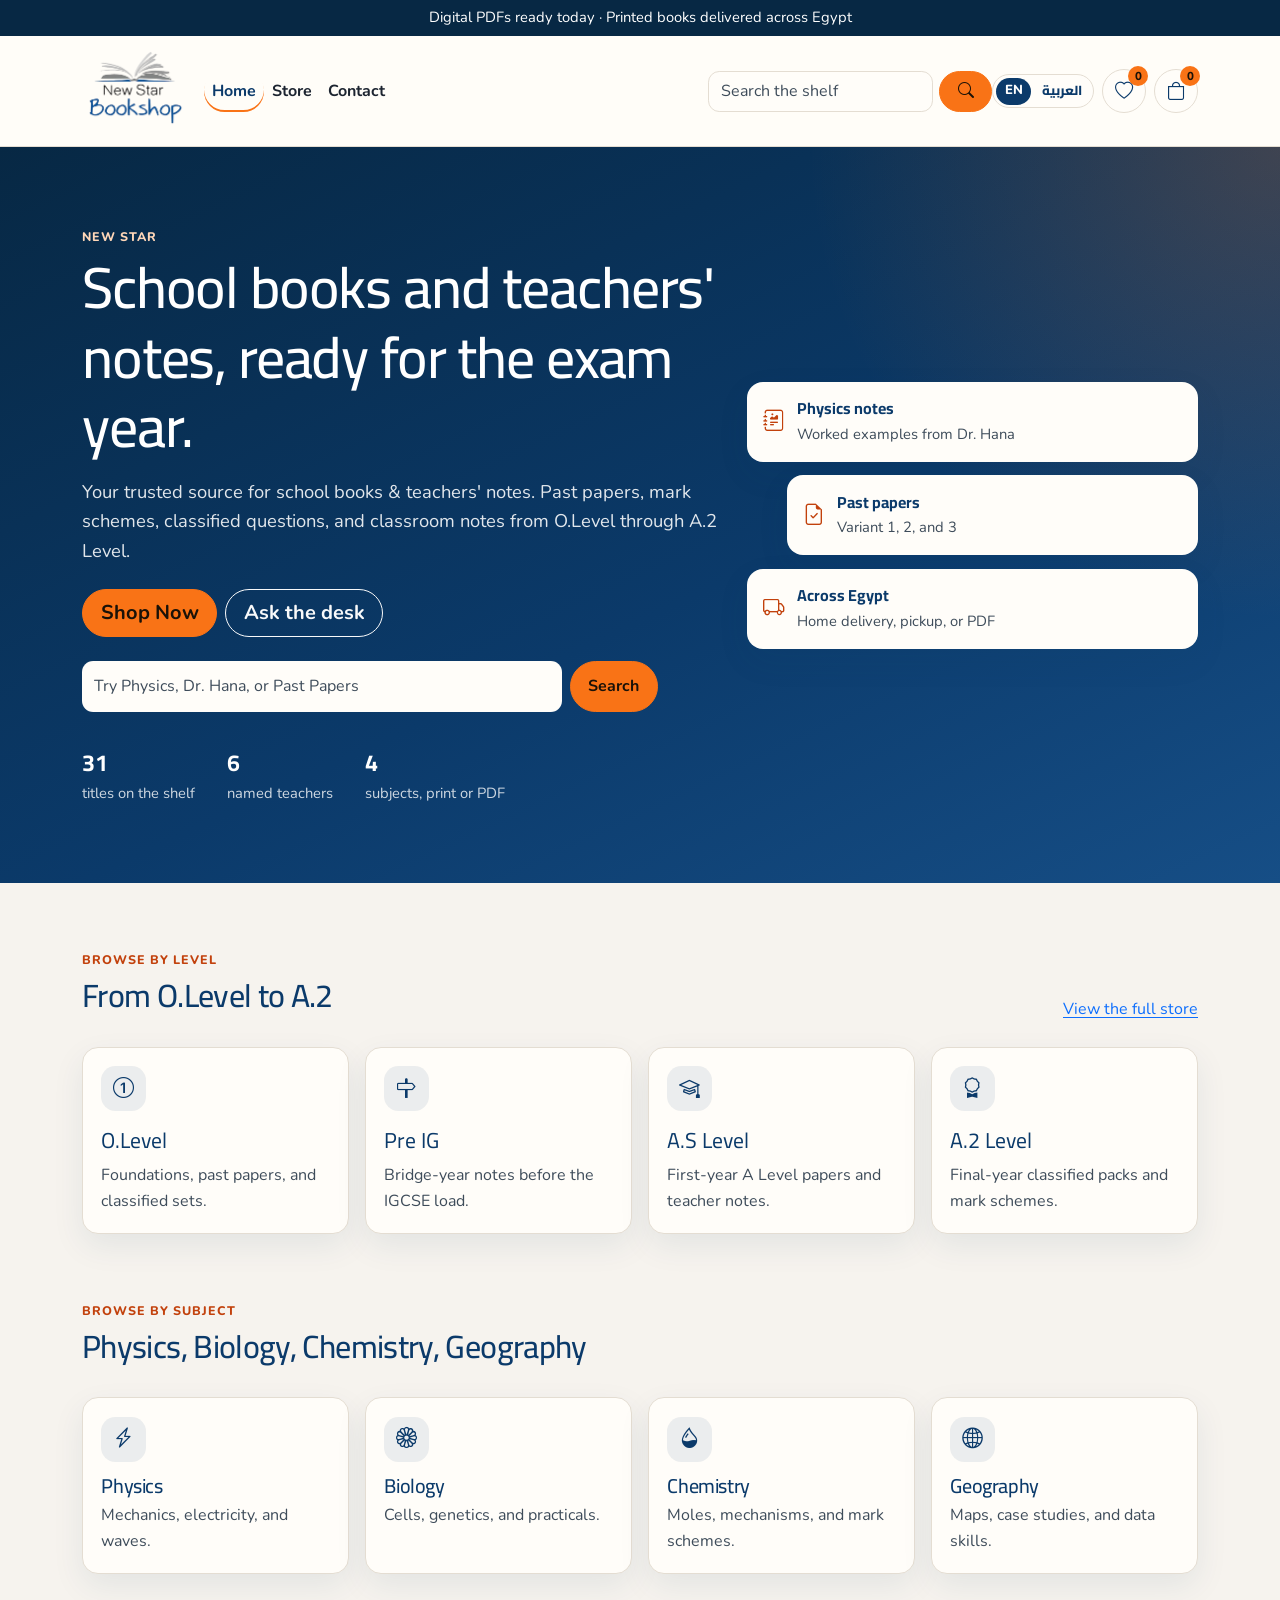
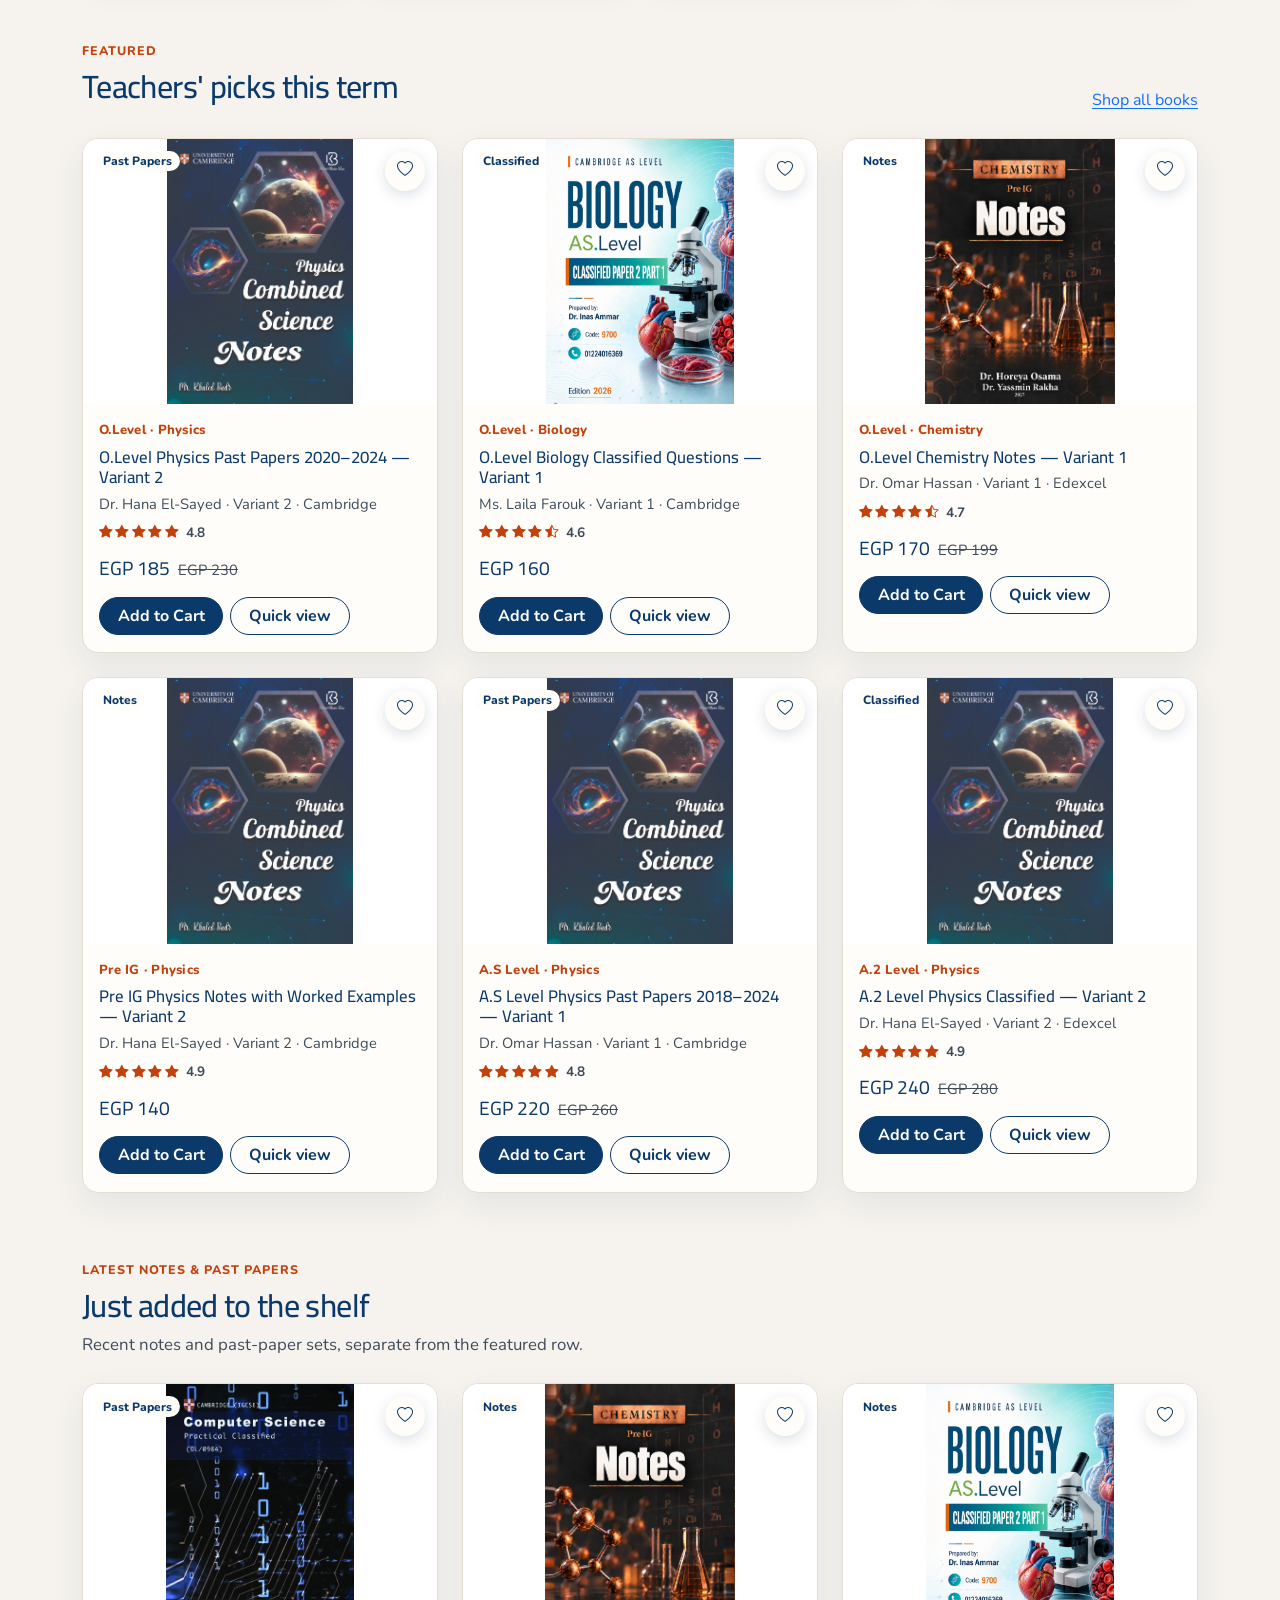
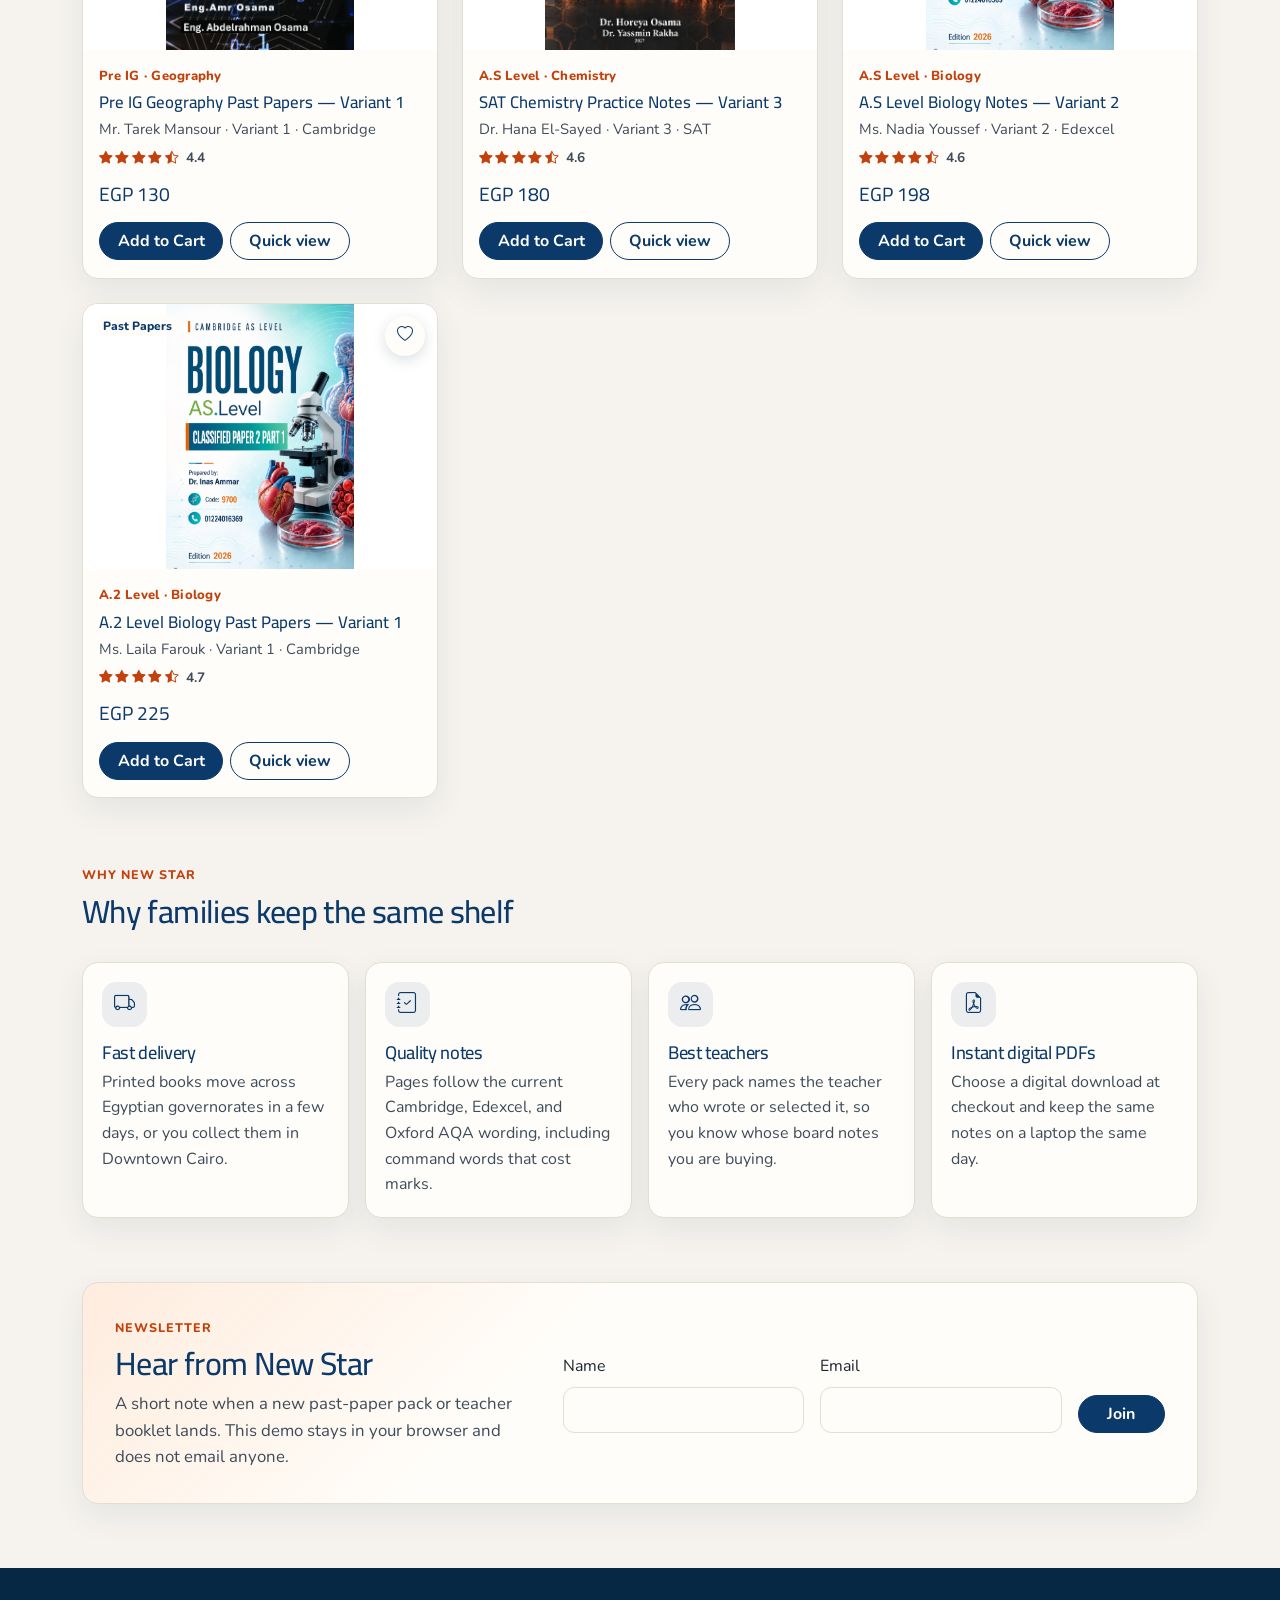
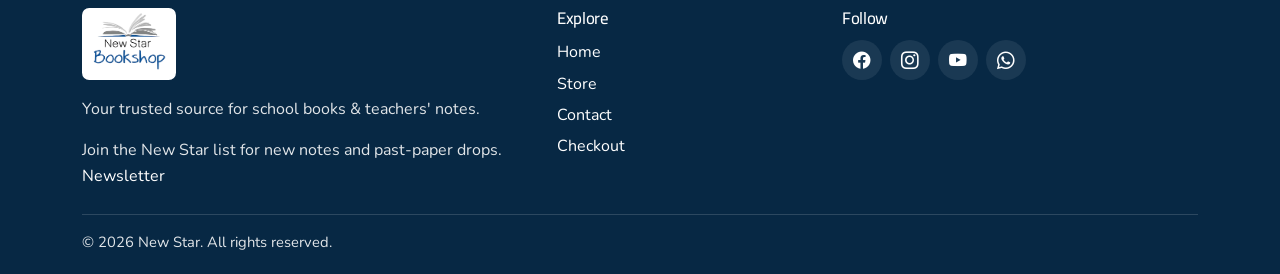
<file: index.html>
<!DOCTYPE html>
<html lang="en" dir="ltr">
<head>
  <meta charset="utf-8">
  <meta name="viewport" content="width=device-width, initial-scale=1">
  <meta name="description" content="New Star is your trusted source for school books and teachers' notes — past papers, mark schemes, and classified questions in Egypt." data-i18n-attr="content:meta.homeDescription">
  <meta name="theme-color" content="#0B3A6A">
  <title data-i18n="meta.homeTitle">New Star | Home</title>
  <link rel="icon" href="favicon.svg" type="image/svg+xml">
  <link rel="canonical" id="canonical-link" href="index.html">
  <link rel="alternate" hreflang="en" id="hreflang-en" href="index.html?lang=en">
  <link rel="alternate" hreflang="ar" id="hreflang-ar" href="index.html?lang=ar">
  <link rel="alternate" hreflang="x-default" id="hreflang-default" href="index.html">
  <link rel="preconnect" href="https://fonts.googleapis.com">
  <link rel="preconnect" href="https://fonts.gstatic.com" crossorigin>
  <link href="https://fonts.googleapis.com/css2?family=Cairo:wght@400;600;700&family=Nunito:wght@400;600;700&display=swap" rel="stylesheet">
  <script>
    /* Language and direction before first paint. Arabic stays hidden until strings load. */
    (function () {
      var KEY = "newstar_lang";
      var params = new URLSearchParams(window.location.search);
      var fromUrl = params.get("lang");
      var stored = null;
      try { stored = localStorage.getItem(KEY); } catch (e) {}
      var lang = fromUrl === "ar" || fromUrl === "en" ? fromUrl : (stored === "ar" || stored === "en" ? stored : ((navigator.language || "").toLowerCase().indexOf("ar") === 0 ? "ar" : "en"));
      var root = document.documentElement;
      root.lang = lang;
      root.dir = lang === "ar" ? "rtl" : "ltr";
      if (lang === "ar") root.classList.add("i18n-pending");
      window.__NS_LANG = lang;
      var css = lang === "ar"
        ? "https://cdn.jsdelivr.net/npm/bootstrap@5.3.3/dist/css/bootstrap.rtl.min.css"
        : "https://cdn.jsdelivr.net/npm/bootstrap@5.3.3/dist/css/bootstrap.min.css";
      document.write('<link id="bootstrap-css" rel="stylesheet" href="' + css + '">');
      setTimeout(function () { root.classList.remove("i18n-pending"); }, 4000);
    })();
  </script>
  <link href="https://cdn.jsdelivr.net/npm/bootstrap-icons@1.11.3/font/bootstrap-icons.min.css" rel="stylesheet">
  <link href="css/style.css" rel="stylesheet">
</head>
<body>
  <div class="page-shell">
    <a class="skip-link" href="#main" data-i18n="a11y.skip">Skip to content</a>
    <header class="site-header">
      <div class="announce-bar">
        <div class="container">
          <p data-i18n="announce">Digital PDFs ready today · Printed books delivered across Egypt</p>
        </div>
      </div>
      <nav class="navbar navbar-expand-lg sticky-top" data-i18n-attr="aria-label:a11y.primaryNav">
        <div class="container">
          <a class="navbar-brand" href="index.html">
            <img class="brand-logo" src="images/logo.png" alt="New Star" data-i18n-attr="alt:brand.name" width="425" height="338">
          </a>
          <div class="nav-actions d-flex align-items-center gap-2 ms-auto ms-lg-0 order-lg-last">
            <div class="lang-switch" role="group" data-i18n-attr="aria-label:a11y.language">
              <button type="button" class="lang-switch__btn" data-set-lang="en" lang="en" hreflang="en" data-i18n-attr="aria-label:a11y.switchToEnglish" aria-pressed="true">EN</button>
              <button type="button" class="lang-switch__btn" data-set-lang="ar" lang="ar" hreflang="ar" data-i18n-attr="aria-label:a11y.switchToArabic" aria-pressed="false">العربية</button>
            </div>
            <button type="button" class="icon-btn" data-bs-toggle="offcanvas" data-bs-target="#wishlistOffcanvas" aria-controls="wishlistOffcanvas" data-i18n-attr="aria-label:a11y.openWishlist">
              <i class="bi bi-heart" aria-hidden="true"></i>
              <span class="count-badge" id="wishlist-count">0</span>
            </button>
            <a class="icon-btn" href="checkout.html" data-i18n-attr="aria-label:a11y.openCart">
              <i class="bi bi-bag" aria-hidden="true"></i>
              <span class="count-badge" id="cart-count">0</span>
            </a>
            <button class="navbar-toggler" type="button" data-bs-toggle="collapse" data-bs-target="#mainNav" aria-controls="mainNav" aria-expanded="false" data-i18n-attr="aria-label:a11y.toggleNav">
              <span class="navbar-toggler-icon"></span>
            </button>
          </div>
          <div class="collapse navbar-collapse" id="mainNav">
            <ul class="navbar-nav me-auto mb-2 mb-lg-0">
              <li class="nav-item"><a class="nav-link active" aria-current="page" href="index.html" data-i18n="nav.home">Home</a></li>
              <li class="nav-item"><a class="nav-link" href="store.html" data-i18n="nav.store">Store</a></li>
              <li class="nav-item"><a class="nav-link" href="contact.html" data-i18n="nav.contact">Contact</a></li>
            </ul>
            <form class="nav-search d-flex" action="search.html" method="get" role="search">
              <label class="visually-hidden" for="nav-q" data-i18n="search.catalogLabel">Search the catalog</label>
              <input class="form-control" id="nav-q" type="search" name="q" placeholder="Search the shelf" data-i18n-attr="placeholder:search.shelfPlaceholder" autocomplete="off">
              <button class="btn btn-accent" type="submit" data-i18n-attr="aria-label:actions.search"><i class="bi bi-search" aria-hidden="true"></i></button>
            </form>
          </div>
        </div>
      </nav>
    </header>

    <main id="main">
      <section class="hero">
        <div class="container">
          <div class="row g-4 align-items-center">
            <div class="col-lg-7">
              <p class="kicker" data-i18n="home.kicker">New Star</p>
              <h1 class="display-title" data-i18n="home.title">School books and teachers' notes, ready for the exam year.</h1>
              <p class="lede" data-i18n="home.lede">Your trusted source for school books &amp; teachers' notes. Past papers, mark schemes, classified questions, and classroom notes from O.Level through A.2 Level.</p>
              <div class="d-flex flex-wrap gap-2 mt-4">
                <a class="btn btn-accent btn-lg" href="store.html" data-i18n="home.shopNow">Shop Now</a>
                <a class="btn btn-outline-light btn-lg" href="contact.html" data-i18n="home.askDesk">Ask the desk</a>
              </div>
              <form class="hero-search" action="search.html" method="get" role="search">
                <label class="visually-hidden" for="hero-q" data-i18n="home.heroSearchLabel">Search books and notes</label>
                <input class="form-control" id="hero-q" type="search" name="q" placeholder="Try Physics, Dr. Hana, or Past Papers" data-i18n-attr="placeholder:home.heroPlaceholder" autocomplete="off">
                <button class="btn btn-accent" type="submit" data-i18n="actions.search">Search</button>
              </form>
              <div class="stat-row">
                <div><strong id="stat-titles">31</strong><span data-i18n="home.statTitles">titles on the shelf</span></div>
                <div><strong id="stat-teachers">6</strong><span data-i18n="home.statTeachers">named teachers</span></div>
                <div><strong>4</strong><span data-i18n="home.statSubjects">subjects, print or PDF</span></div>
              </div>
            </div>
            <div class="col-lg-5">
              <div class="hero-panel" aria-hidden="true">
                <div class="hero-sheet">
                  <i class="bi bi-journal-richtext"></i>
                  <div><strong data-i18n="home.heroPhysics">Physics notes</strong><span data-i18n="home.heroPhysicsMeta">Worked examples from Dr. Hana</span></div>
                </div>
                <div class="hero-sheet hero-sheet-shift">
                  <i class="bi bi-file-earmark-check"></i>
                  <div><strong data-i18n="home.heroPapers">Past papers</strong><span data-i18n="home.heroPapersMeta">Variant 1, 2, and 3</span></div>
                </div>
                <div class="hero-sheet">
                  <i class="bi bi-truck"></i>
                  <div><strong data-i18n="home.heroEgypt">Across Egypt</strong><span data-i18n="home.heroEgyptMeta">Home delivery, pickup, or PDF</span></div>
                </div>
              </div>
            </div>
          </div>
        </div>
      </section>

      <section class="section" aria-labelledby="levels-heading">
        <div class="container">
          <div class="section-head">
            <div>
              <p class="kicker" data-i18n="home.levelsKicker">Browse by level</p>
              <h2 id="levels-heading" data-i18n="home.levelsTitle">From O.Level to A.2</h2>
            </div>
            <a href="store.html" data-i18n="home.viewStore">View the full store</a>
          </div>
          <div class="row g-3">
            <div class="col-6 col-lg-3">
              <a class="browse-card" href="store.html?level=O.Level">
                <span class="icon-blob"><i class="bi bi-1-circle" aria-hidden="true"></i></span>
                <span class="level-mark" data-i18n-catalog="level|O.Level">O.Level</span>
                <p data-i18n="home.levelO">Foundations, past papers, and classified sets.</p>
              </a>
            </div>
            <div class="col-6 col-lg-3">
              <a class="browse-card" href="store.html?level=Pre%20IG">
                <span class="icon-blob"><i class="bi bi-signpost" aria-hidden="true"></i></span>
                <span class="level-mark" data-i18n-catalog="level|Pre IG">Pre IG</span>
                <p data-i18n="home.levelPre">Bridge-year notes before the IGCSE load.</p>
              </a>
            </div>
            <div class="col-6 col-lg-3">
              <a class="browse-card" href="store.html?level=A.S%20Level">
                <span class="icon-blob"><i class="bi bi-mortarboard" aria-hidden="true"></i></span>
                <span class="level-mark" data-i18n-catalog="level|A.S Level">A.S Level</span>
                <p data-i18n="home.levelAS">First-year A Level papers and teacher notes.</p>
              </a>
            </div>
            <div class="col-6 col-lg-3">
              <a class="browse-card" href="store.html?level=A.2%20Level">
                <span class="icon-blob"><i class="bi bi-award" aria-hidden="true"></i></span>
                <span class="level-mark" data-i18n-catalog="level|A.2 Level">A.2 Level</span>
                <p data-i18n="home.levelA2">Final-year classified packs and mark schemes.</p>
              </a>
            </div>
          </div>
        </div>
      </section>

      <section class="section pt-0" aria-labelledby="subjects-heading">
        <div class="container">
          <div class="section-head">
            <div>
              <p class="kicker" data-i18n="home.subjectsKicker">Browse by subject</p>
              <h2 id="subjects-heading" data-i18n="home.subjectsTitle">Physics, Biology, Chemistry, Geography</h2>
            </div>
          </div>
          <div class="row g-3">
            <div class="col-6 col-lg-3">
              <a class="subject-card" href="store.html?subject=Physics">
                <span class="icon-blob"><i class="bi bi-lightning-charge" aria-hidden="true"></i></span>
                <h3 class="h5 mb-0" data-i18n-catalog="subject|Physics">Physics</h3>
                <p data-i18n="home.physicsBlurb">Mechanics, electricity, and waves.</p>
              </a>
            </div>
            <div class="col-6 col-lg-3">
              <a class="subject-card" href="store.html?subject=Biology">
                <span class="icon-blob"><i class="bi bi-flower1" aria-hidden="true"></i></span>
                <h3 class="h5 mb-0" data-i18n-catalog="subject|Biology">Biology</h3>
                <p data-i18n="home.biologyBlurb">Cells, genetics, and practicals.</p>
              </a>
            </div>
            <div class="col-6 col-lg-3">
              <a class="subject-card" href="store.html?subject=Chemistry">
                <span class="icon-blob"><i class="bi bi-droplet-half" aria-hidden="true"></i></span>
                <h3 class="h5 mb-0" data-i18n-catalog="subject|Chemistry">Chemistry</h3>
                <p data-i18n="home.chemistryBlurb">Moles, mechanisms, and mark schemes.</p>
              </a>
            </div>
            <div class="col-6 col-lg-3">
              <a class="subject-card" href="store.html?subject=Geography">
                <span class="icon-blob"><i class="bi bi-globe2" aria-hidden="true"></i></span>
                <h3 class="h5 mb-0" data-i18n-catalog="subject|Geography">Geography</h3>
                <p data-i18n="home.geographyBlurb">Maps, case studies, and data skills.</p>
              </a>
            </div>
          </div>
        </div>
      </section>

      <section class="section pt-0" aria-labelledby="featured-heading">
        <div class="container">
          <div class="section-head">
            <div>
              <p class="kicker" data-i18n="home.featuredKicker">Featured</p>
              <h2 id="featured-heading" data-i18n="home.featuredTitle">Teachers' picks this term</h2>
            </div>
            <a href="store.html" data-i18n="home.shopAll">Shop all books</a>
          </div>
          <div class="row g-4" id="featured-grid"></div>
        </div>
      </section>

      <section class="section pt-0" aria-labelledby="latest-heading">
        <div class="container">
          <div class="section-head">
            <div>
              <p class="kicker" data-i18n="home.latestKicker">Latest notes &amp; past papers</p>
              <h2 id="latest-heading" data-i18n="home.latestTitle">Just added to the shelf</h2>
              <p class="lede" data-i18n="home.latestLede">Recent notes and past-paper sets, separate from the featured row.</p>
            </div>
          </div>
          <div class="row g-4" id="latest-grid"></div>
        </div>
      </section>

      <section class="section pt-0" aria-labelledby="why-heading">
        <div class="container">
          <div class="section-head">
            <div>
              <p class="kicker" data-i18n="home.whyKicker">Why New Star</p>
              <h2 id="why-heading" data-i18n="home.whyTitle">Why families keep the same shelf</h2>
            </div>
          </div>
          <div class="row g-3">
            <div class="col-12 col-md-6 col-lg-3">
              <article class="why-card">
                <span class="icon-blob"><i class="bi bi-truck" aria-hidden="true"></i></span>
                <h3 data-i18n="home.whyDeliveryTitle">Fast delivery</h3>
                <p data-i18n="home.whyDelivery">Printed books move across Egyptian governorates in a few days, or you collect them in Downtown Cairo.</p>
              </article>
            </div>
            <div class="col-12 col-md-6 col-lg-3">
              <article class="why-card">
                <span class="icon-blob"><i class="bi bi-journal-check" aria-hidden="true"></i></span>
                <h3 data-i18n="home.whyQualityTitle">Quality notes</h3>
                <p data-i18n="home.whyQuality">Pages follow the current Cambridge, Edexcel, and Oxford AQA wording, including command words that cost marks.</p>
              </article>
            </div>
            <div class="col-12 col-md-6 col-lg-3">
              <article class="why-card">
                <span class="icon-blob"><i class="bi bi-people" aria-hidden="true"></i></span>
                <h3 data-i18n="home.whyTeachersTitle">Best teachers</h3>
                <p data-i18n="home.whyTeachers">Every pack names the teacher who wrote or selected it, so you know whose board notes you are buying.</p>
              </article>
            </div>
            <div class="col-12 col-md-6 col-lg-3">
              <article class="why-card">
                <span class="icon-blob"><i class="bi bi-file-earmark-pdf" aria-hidden="true"></i></span>
                <h3 data-i18n="home.whyPdfTitle">Instant digital PDFs</h3>
                <p data-i18n="home.whyPdf">Choose a digital download at checkout and keep the same notes on a laptop the same day.</p>
              </article>
            </div>
          </div>
        </div>
      </section>

      <section class="newsletter-band" id="newsletter" aria-labelledby="news-heading">
        <div class="container">
          <div class="newsletter-card">
            <div class="row g-4 align-items-center">
              <div class="col-lg-5">
                <p class="kicker" data-i18n="home.newsKicker">Newsletter</p>
                <h2 id="news-heading" data-i18n="home.newsTitle">Hear from New Star</h2>
                <p class="lede" data-i18n="home.newsLede">A short note when a new past-paper pack or teacher booklet lands. This demo stays in your browser and does not email anyone.</p>
              </div>
              <div class="col-lg-7">
                <form id="newsletter-form" novalidate>
                  <div class="row g-3">
                    <div class="col-md-5">
                      <label class="form-label" for="newsletter-name" data-i18n="home.name">Name</label>
                      <input class="form-control" id="newsletter-name" name="name" type="text" autocomplete="name" required>
                      <div class="invalid-feedback" id="newsletter-name-error"></div>
                    </div>
                    <div class="col-md-5">
                      <label class="form-label" for="newsletter-email" data-i18n="home.email">Email</label>
                      <input class="form-control" id="newsletter-email" name="email" type="email" autocomplete="email" required>
                      <div class="invalid-feedback" id="newsletter-email-error"></div>
                    </div>
                    <div class="col-md-2 d-flex align-items-end">
                      <button class="btn btn-primary w-100" type="submit" data-i18n="home.join">Join</button>
                    </div>
                  </div>
                </form>
              </div>
            </div>
          </div>
        </div>
      </section>
    </main>

    <footer class="site-footer">
      <div class="container">
        <div class="row g-4">
          <div class="col-lg-5">
            <a class="footer-brand" href="index.html">
              <img class="brand-logo" src="images/logo.png" alt="New Star" data-i18n-attr="alt:brand.name" width="425" height="338">
            </a>
            <p class="mt-2" data-i18n="footer.tagline">Your trusted source for school books &amp; teachers' notes.</p>
            <p class="mt-3" data-i18n-html="footer.newsletter">Join the New Star list for new notes and past-paper drops. <a href="index.html#newsletter">Newsletter</a></p>
          </div>
          <div class="col-6 col-lg-3">
            <h2 data-i18n="footer.explore">Explore</h2>
            <ul class="footer-links">
              <li><a href="index.html" data-i18n="nav.home">Home</a></li>
              <li><a href="store.html" data-i18n="nav.store">Store</a></li>
              <li><a href="contact.html" data-i18n="nav.contact">Contact</a></li>
              <li><a href="checkout.html" data-i18n="nav.checkout">Checkout</a></li>
            </ul>
          </div>
          <div class="col-6 col-lg-4">
            <h2 data-i18n="footer.follow">Follow</h2>
            <div class="social-row">
              <a href="https://facebook.com" data-i18n-attr="aria-label:social.facebook" target="_blank" rel="noopener noreferrer"><i class="bi bi-facebook" aria-hidden="true"></i></a>
              <a href="https://instagram.com" data-i18n-attr="aria-label:social.instagram" target="_blank" rel="noopener noreferrer"><i class="bi bi-instagram" aria-hidden="true"></i></a>
              <a href="https://youtube.com" data-i18n-attr="aria-label:social.youtube" target="_blank" rel="noopener noreferrer"><i class="bi bi-youtube" aria-hidden="true"></i></a>
              <a href="https://wa.me/201005550192" data-i18n-attr="aria-label:social.whatsapp" target="_blank" rel="noopener noreferrer"><i class="bi bi-whatsapp" aria-hidden="true"></i></a>
            </div>
          </div>
        </div>
        <p class="copyright" data-i18n="footer.copyright">© 2026 New Star. All rights reserved.</p>
      </div>
    </footer>
  </div>

  <div class="offcanvas offcanvas-end" tabindex="-1" id="wishlistOffcanvas" aria-labelledby="wishlistOffcanvasLabel">
    <div class="offcanvas-header">
      <h2 class="offcanvas-title h5" id="wishlistOffcanvasLabel" data-i18n="wishlist.title">Wishlist</h2>
      <button type="button" class="btn-close" data-bs-dismiss="offcanvas" data-i18n-attr="aria-label:a11y.closeWishlist"></button>
    </div>
    <div class="offcanvas-body">
      <p id="wishlist-empty" data-i18n="wishlist.empty">Your wishlist is empty. Tap the heart on any New Star book to save it.</p>
      <div id="wishlist-list" aria-live="polite"></div>
    </div>
  </div>

  <div class="modal fade" id="quickViewModal" tabindex="-1" aria-labelledby="quick-view-title" aria-hidden="true">
    <div class="modal-dialog modal-dialog-centered modal-lg">
      <div class="modal-content">
        <div class="modal-header">
          <h2 class="modal-title h5" id="quick-view-title" data-i18n="wishlist.book">Book</h2>
          <button type="button" class="btn-close" data-bs-dismiss="modal" data-i18n-attr="aria-label:a11y.closeQuickView"></button>
        </div>
        <div class="modal-body">
          <div class="quick-view-layout">
            <img class="quick-view-img" id="quick-view-img" alt="">
            <div>
              <p class="product-meta" id="quick-view-kicker"></p>
              <p class="product-sub" id="quick-view-meta"></p>
              <div id="quick-view-rating" class="my-2"></div>
              <p id="quick-view-desc"></p>
              <div class="product-price mt-3">
                <span class="price" id="quick-view-price"></span>
                <span class="old-price" id="quick-view-old" hidden></span>
              </div>
              <div class="d-flex flex-wrap gap-2 mt-2">
                <button type="button" class="btn btn-primary js-add-cart" id="quick-view-cart" data-i18n="actions.addToCart">Add to Cart</button>
                <button type="button" class="btn btn-outline-primary js-wishlist" id="quick-view-wish" aria-pressed="false" data-i18n-attr="aria-label:a11y.addToWishlist">
                  <i class="bi bi-heart" aria-hidden="true"></i> <span data-i18n="actions.wishlist">Wishlist</span>
                </button>
              </div>
            </div>
          </div>
        </div>
      </div>
    </div>
  </div>

  <div class="toast-container position-fixed bottom-0 end-0 p-3">
    <div id="site-toast" class="toast" role="status" aria-live="polite" aria-atomic="true">
      <div class="toast-header">
        <i class="bi bi-star-fill brand-star me-2" aria-hidden="true"></i>
        <strong class="me-auto" data-i18n="brand.name">New Star</strong>
        <button type="button" class="btn-close" data-bs-dismiss="toast" data-i18n-attr="aria-label:a11y.closeNotification"></button>
      </div>
      <div class="toast-body" id="site-toast-body"></div>
    </div>
  </div>

  <noscript>
    <p class="container py-3">New Star needs JavaScript for the catalog, wishlist, and cart in this demo.</p>
  </noscript>

  <script src="https://code.jquery.com/jquery-3.7.1.min.js"></script>
  <script src="https://cdn.jsdelivr.net/npm/bootstrap@5.3.3/dist/js/bootstrap.bundle.min.js"></script>
  <script src="i18n/en.js"></script>
  <script src="i18n/ar.js"></script>
  <script src="js/i18n.js"></script>
  <script src="js/products.js"></script>
  <script src="js/main.js"></script>
</body>
</html>
</file>
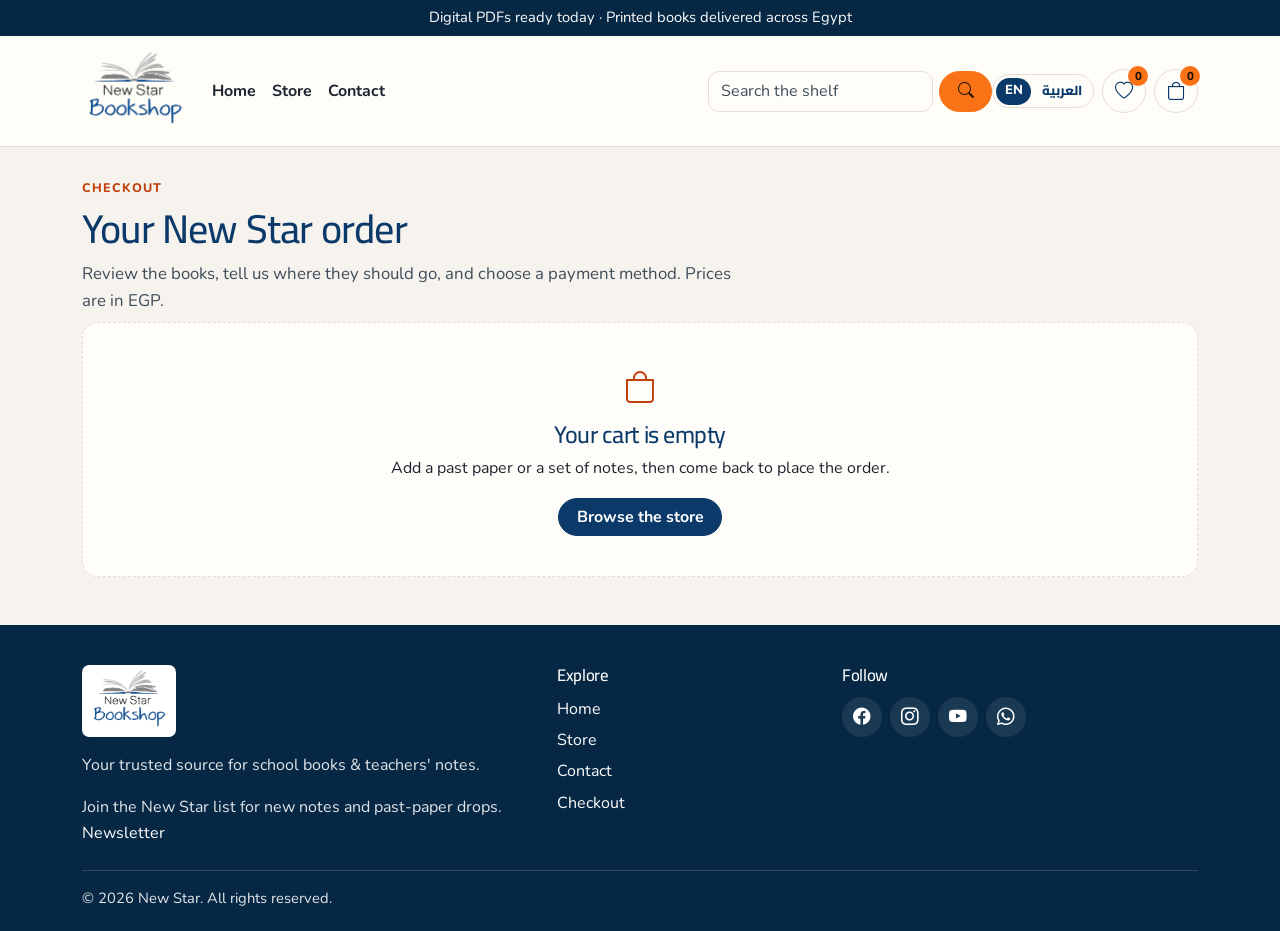
<file: checkout.html>
<!DOCTYPE html>
<html lang="en" dir="ltr">
<head>
  <meta charset="utf-8">
  <meta name="viewport" content="width=device-width, initial-scale=1">
  <meta name="description" content="New Star checkout demo. Review your cart in EGP, choose delivery in Egypt, and place a simulated order." data-i18n-attr="content:meta.checkoutDescription">
  <meta name="theme-color" content="#0B3A6A">
  <title data-i18n="meta.checkoutTitle">New Star | Checkout</title>
  <link rel="icon" href="favicon.svg" type="image/svg+xml">
  <link rel="canonical" id="canonical-link" href="checkout.html">
  <link rel="alternate" hreflang="en" id="hreflang-en" href="checkout.html?lang=en">
  <link rel="alternate" hreflang="ar" id="hreflang-ar" href="checkout.html?lang=ar">
  <link rel="alternate" hreflang="x-default" id="hreflang-default" href="checkout.html">
  <link rel="preconnect" href="https://fonts.googleapis.com">
  <link rel="preconnect" href="https://fonts.gstatic.com" crossorigin>
  <link href="https://fonts.googleapis.com/css2?family=Cairo:wght@400;600;700&family=Nunito:wght@400;600;700&display=swap" rel="stylesheet">
  <script>
    /* Language and direction before first paint. Arabic stays hidden until strings load. */
    (function () {
      var KEY = "newstar_lang";
      var params = new URLSearchParams(window.location.search);
      var fromUrl = params.get("lang");
      var stored = null;
      try { stored = localStorage.getItem(KEY); } catch (e) {}
      var lang = fromUrl === "ar" || fromUrl === "en" ? fromUrl : (stored === "ar" || stored === "en" ? stored : ((navigator.language || "").toLowerCase().indexOf("ar") === 0 ? "ar" : "en"));
      var root = document.documentElement;
      root.lang = lang;
      root.dir = lang === "ar" ? "rtl" : "ltr";
      if (lang === "ar") root.classList.add("i18n-pending");
      window.__NS_LANG = lang;
      var css = lang === "ar"
        ? "https://cdn.jsdelivr.net/npm/bootstrap@5.3.3/dist/css/bootstrap.rtl.min.css"
        : "https://cdn.jsdelivr.net/npm/bootstrap@5.3.3/dist/css/bootstrap.min.css";
      document.write('<link id="bootstrap-css" rel="stylesheet" href="' + css + '">');
      setTimeout(function () { root.classList.remove("i18n-pending"); }, 4000);
    })();
  </script>
  <link href="https://cdn.jsdelivr.net/npm/bootstrap-icons@1.11.3/font/bootstrap-icons.min.css" rel="stylesheet">
  <link href="css/style.css" rel="stylesheet">
</head>
<body>
  <div class="page-shell">
    <a class="skip-link" href="#main" data-i18n="a11y.skip">Skip to content</a>
    <header class="site-header">
      <div class="announce-bar">
        <div class="container">
          <p data-i18n="announce">Digital PDFs ready today · Printed books delivered across Egypt</p>
        </div>
      </div>
      <nav class="navbar navbar-expand-lg sticky-top" data-i18n-attr="aria-label:a11y.primaryNav">
        <div class="container">
          <a class="navbar-brand" href="index.html">
            <img class="brand-logo" src="images/logo.png" alt="New Star" data-i18n-attr="alt:brand.name" width="425" height="338">
          </a>
          <div class="nav-actions d-flex align-items-center gap-2 ms-auto ms-lg-0 order-lg-last">
            <div class="lang-switch" role="group" data-i18n-attr="aria-label:a11y.language">
              <button type="button" class="lang-switch__btn" data-set-lang="en" lang="en" hreflang="en" data-i18n-attr="aria-label:a11y.switchToEnglish" aria-pressed="true">EN</button>
              <button type="button" class="lang-switch__btn" data-set-lang="ar" lang="ar" hreflang="ar" data-i18n-attr="aria-label:a11y.switchToArabic" aria-pressed="false">العربية</button>
            </div>
            <button type="button" class="icon-btn" data-bs-toggle="offcanvas" data-bs-target="#wishlistOffcanvas" aria-controls="wishlistOffcanvas" data-i18n-attr="aria-label:a11y.openWishlist">
              <i class="bi bi-heart" aria-hidden="true"></i>
              <span class="count-badge" id="wishlist-count">0</span>
            </button>
            <a class="icon-btn" href="checkout.html" aria-current="page" data-i18n-attr="aria-label:a11y.openCartCurrent">
              <i class="bi bi-bag" aria-hidden="true"></i>
              <span class="count-badge" id="cart-count">0</span>
            </a>
            <button class="navbar-toggler" type="button" data-bs-toggle="collapse" data-bs-target="#mainNav" aria-controls="mainNav" aria-expanded="false" data-i18n-attr="aria-label:a11y.toggleNav">
              <span class="navbar-toggler-icon"></span>
            </button>
          </div>
          <div class="collapse navbar-collapse" id="mainNav">
            <ul class="navbar-nav me-auto mb-2 mb-lg-0">
              <li class="nav-item"><a class="nav-link" href="index.html" data-i18n="nav.home">Home</a></li>
              <li class="nav-item"><a class="nav-link" href="store.html" data-i18n="nav.store">Store</a></li>
              <li class="nav-item"><a class="nav-link" href="contact.html" data-i18n="nav.contact">Contact</a></li>
            </ul>
            <form class="nav-search d-flex" action="search.html" method="get" role="search">
              <label class="visually-hidden" for="nav-q" data-i18n="search.catalogLabel">Search the catalog</label>
              <input class="form-control" id="nav-q" type="search" name="q" placeholder="Search the shelf" data-i18n-attr="placeholder:search.shelfPlaceholder" autocomplete="off">
              <button class="btn btn-accent" type="submit" data-i18n-attr="aria-label:actions.search"><i class="bi bi-search" aria-hidden="true"></i></button>
            </form>
          </div>
        </div>
      </nav>
    </header>

    <main id="main">
      <div class="container page-intro">
        <p class="kicker" data-i18n="checkout.kicker">Checkout</p>
        <h1 data-i18n="checkout.title">Your New Star order</h1>
        <p class="lede" data-i18n="checkout.lede">Review the books, tell us where they should go, and choose a payment method. Prices are in EGP.</p>
      </div>

      <div class="container pb-5">
        <div id="cart-empty" class="empty-state" hidden>
          <i class="bi bi-bag" aria-hidden="true"></i>
          <h2 class="h4" data-i18n="checkout.emptyTitle">Your cart is empty</h2>
          <p data-i18n="checkout.emptyBody">Add a past paper or a set of notes, then come back to place the order.</p>
          <a class="btn btn-primary mt-3" href="store.html" data-i18n="checkout.browse">Browse the store</a>
        </div>

        <div id="checkout-layout" class="row g-4">
          <div class="col-lg-5 order-first order-lg-last">
            <aside class="summary-card" aria-labelledby="summary-heading">
              <h2 id="summary-heading" class="h4" data-i18n="checkout.summary">Order summary</h2>
              <div class="table-responsive">
                <table class="table align-middle cart-table">
                  <caption class="visually-hidden" data-i18n="checkout.caption">Books in your cart</caption>
                  <thead>
                    <tr>
                      <th scope="col" data-i18n="checkout.item">Item</th>
                      <th scope="col" data-i18n="checkout.price">Price</th>
                      <th scope="col" data-i18n="checkout.qty">Qty</th>
                      <th scope="col" data-i18n="checkout.lineTotal">Total</th>
                      <th scope="col"><span class="visually-hidden" data-i18n="checkout.remove">Remove</span></th>
                    </tr>
                  </thead>
                  <tbody id="cart-body"></tbody>
                </table>
              </div>
              <dl class="totals-list">
                <div><dt data-i18n="checkout.subtotal">Subtotal</dt><dd id="sum-subtotal" class="money" dir="ltr">EGP 0</dd></div>
                <div id="discount-row" hidden><dt data-i18n="checkout.discount">Discount</dt><dd id="sum-discount" class="money" dir="ltr">EGP 0</dd></div>
                <div><dt data-i18n="checkout.shipping">Shipping</dt><dd id="sum-shipping" class="money" dir="ltr">EGP 0</dd></div>
                <div class="grand"><dt data-i18n="checkout.total">Total</dt><dd id="sum-total" class="money" dir="ltr">EGP 0</dd></div>
              </dl>
              <form id="promo-form" class="mt-3">
                <label class="form-label" for="promo-code" data-i18n="checkout.promoLabel">Promo code</label>
                <div class="input-group">
                  <input class="form-control" id="promo-code" type="text" placeholder="STAR10 or NEWSTAR50" data-i18n-attr="placeholder:checkout.promoPlaceholder" autocomplete="off">
                  <button class="btn btn-outline-primary" type="submit" data-i18n="checkout.apply">Apply</button>
                </div>
                <p id="promo-feedback" class="text-danger mt-2 mb-0" role="alert" hidden></p>
                <p id="promo-applied" class="mt-2 mb-1 fw-bold" hidden></p>
                <button type="button" class="btn btn-link btn-sm px-0" id="promo-clear" data-i18n="checkout.removeCode">Remove code</button>
              </form>
            </aside>
          </div>

          <div class="col-lg-7">
            <form id="checkout-form" class="contact-form-card" novalidate>
              <h2 class="h4" data-i18n="checkout.customer">Customer details</h2>
              <div class="row g-3 mt-1">
                <div class="col-md-6">
                  <label class="form-label" for="cust-name" data-i18n="checkout.fullName">Full name</label>
                  <input class="form-control" id="cust-name" name="name" type="text" autocomplete="name" required>
                  <div class="invalid-feedback" id="cust-name-error"></div>
                </div>
                <div class="col-md-6">
                  <label class="form-label" for="cust-phone" data-i18n="checkout.phone">Phone</label>
                  <input class="form-control" id="cust-phone" name="phone" type="tel" autocomplete="tel" required>
                  <div class="invalid-feedback" id="cust-phone-error"></div>
                </div>
                <div class="col-md-6">
                  <label class="form-label" for="cust-email" data-i18n="checkout.email">Email</label>
                  <input class="form-control" id="cust-email" name="email" type="email" autocomplete="email" required>
                  <div class="invalid-feedback" id="cust-email-error"></div>
                </div>
                <div class="col-md-6">
                  <label class="form-label" for="cust-gov" data-i18n="checkout.governorate">Governorate</label>
                  <select class="form-select" id="cust-gov" name="governorate" required>
                    <option value="" data-i18n="checkout.chooseGov">Choose a governorate</option>
                    <option value="Alexandria" data-i18n="governorates.Alexandria">Alexandria</option>
                    <option value="Aswan" data-i18n="governorates.Aswan">Aswan</option>
                    <option value="Asyut" data-i18n="governorates.Asyut">Asyut</option>
                    <option value="Beheira" data-i18n="governorates.Beheira">Beheira</option>
                    <option value="Beni Suef" data-i18n="governorates.Beni Suef">Beni Suef</option>
                    <option value="Cairo" data-i18n="governorates.Cairo">Cairo</option>
                    <option value="Dakahlia" data-i18n="governorates.Dakahlia">Dakahlia</option>
                    <option value="Damietta" data-i18n="governorates.Damietta">Damietta</option>
                    <option value="Faiyum" data-i18n="governorates.Faiyum">Faiyum</option>
                    <option value="Gharbia" data-i18n="governorates.Gharbia">Gharbia</option>
                    <option value="Giza" data-i18n="governorates.Giza">Giza</option>
                    <option value="Ismailia" data-i18n="governorates.Ismailia">Ismailia</option>
                    <option value="Kafr El Sheikh" data-i18n="governorates.Kafr El Sheikh">Kafr El Sheikh</option>
                    <option value="Luxor" data-i18n="governorates.Luxor">Luxor</option>
                    <option value="Matrouh" data-i18n="governorates.Matrouh">Matrouh</option>
                    <option value="Minya" data-i18n="governorates.Minya">Minya</option>
                    <option value="Monufia" data-i18n="governorates.Monufia">Monufia</option>
                    <option value="New Valley" data-i18n="governorates.New Valley">New Valley</option>
                    <option value="North Sinai" data-i18n="governorates.North Sinai">North Sinai</option>
                    <option value="Port Said" data-i18n="governorates.Port Said">Port Said</option>
                    <option value="Qalyubia" data-i18n="governorates.Qalyubia">Qalyubia</option>
                    <option value="Qena" data-i18n="governorates.Qena">Qena</option>
                    <option value="Red Sea" data-i18n="governorates.Red Sea">Red Sea</option>
                    <option value="Sharqia" data-i18n="governorates.Sharqia">Sharqia</option>
                    <option value="Sohag" data-i18n="governorates.Sohag">Sohag</option>
                    <option value="South Sinai" data-i18n="governorates.South Sinai">South Sinai</option>
                    <option value="Suez" data-i18n="governorates.Suez">Suez</option>
                  </select>
                  <div class="invalid-feedback" id="cust-gov-error"></div>
                </div>
                <div class="col-12">
                  <label class="form-label" for="cust-address" data-i18n="checkout.address">Address</label>
                  <input class="form-control" id="cust-address" name="address" type="text" autocomplete="street-address">
                  <div class="invalid-feedback" id="cust-address-error"></div>
                </div>
                <div class="col-12">
                  <label class="form-label" for="cust-notes" data-i18n="checkout.notes">Notes</label>
                  <textarea class="form-control" id="cust-notes" name="notes" rows="3" placeholder="Gate code, school name, or anything the desk should know" data-i18n-attr="placeholder:checkout.notesPlaceholder"></textarea>
                </div>
              </div>

              <fieldset class="mt-4">
                <legend class="h4" data-i18n="checkout.delivery">Delivery</legend>
                <div class="d-grid gap-2">
                  <div class="choice-card">
                    <input class="form-check-input" type="radio" name="delivery" id="delivery-home" value="home" checked>
                    <label for="delivery-home">
                      <span class="choice-title" data-i18n="checkout.homeTitle">Home delivery</span>
                      <span class="choice-meta" data-i18n-html="checkout.homeMeta">45 EGP · 2–5 days across Egypt</span>
                    </label>
                  </div>
                  <div class="choice-card">
                    <input class="form-check-input" type="radio" name="delivery" id="delivery-pickup" value="pickup">
                    <label for="delivery-pickup">
                      <span class="choice-title" data-i18n="checkout.pickupTitle">Pickup</span>
                      <span class="choice-meta" data-i18n="checkout.pickupMeta">Free · Downtown Cairo desk</span>
                    </label>
                  </div>
                  <div class="choice-card">
                    <input class="form-check-input" type="radio" name="delivery" id="delivery-digital" value="digital">
                    <label for="delivery-digital">
                      <span class="choice-title" data-i18n="checkout.digitalTitle">Digital download PDF</span>
                      <span class="choice-meta" data-i18n="checkout.digitalMeta">Free · recorded on the confirmation in this demo</span>
                    </label>
                  </div>
                </div>
              </fieldset>

              <fieldset class="mt-4">
                <legend class="h4" data-i18n="checkout.payment">Payment</legend>
                <p class="demo-note" data-i18n="checkout.demoNote">Demo checkout — no real charge. Card numbers, wallet phones, and bank transfers stay in this browser and are never sent.</p>
                <div class="d-grid gap-2 mt-3">
                  <div class="choice-card">
                    <input class="form-check-input" type="radio" name="payment" id="pay-cod" value="cod" checked>
                    <label for="pay-cod">
                      <span class="choice-title" data-i18n="checkout.codTitle">Cash on delivery</span>
                      <span class="choice-meta" data-i18n="checkout.codMeta">Pay the courier when the books arrive</span>
                    </label>
                  </div>
                  <div class="choice-card">
                    <input class="form-check-input" type="radio" name="payment" id="pay-card" value="card">
                    <label for="pay-card">
                      <span class="choice-title" data-i18n="checkout.cardTitle">Credit / debit card</span>
                      <span class="choice-meta" data-i18n="checkout.cardMeta">Formatted and checked here only</span>
                    </label>
                  </div>
                  <div class="choice-card">
                    <input class="form-check-input" type="radio" name="payment" id="pay-wallet" value="wallet">
                    <label for="pay-wallet">
                      <span class="choice-title" data-i18n="checkout.walletTitle">Mobile wallet</span>
                      <span class="choice-meta" data-i18n="checkout.walletMeta">Vodafone Cash or InstaPay</span>
                    </label>
                  </div>
                  <div class="choice-card">
                    <input class="form-check-input" type="radio" name="payment" id="pay-bank" value="bank">
                    <label for="pay-bank">
                      <span class="choice-title" data-i18n="checkout.bankTitle">Bank transfer</span>
                      <span class="choice-meta" data-i18n="checkout.bankMeta">Sample account details, not a real bank</span>
                    </label>
                  </div>
                </div>

                <div id="panel-cod" class="pay-panel mt-3">
                  <p class="mb-0" data-i18n="checkout.codPanel">Have the total ready in cash. The courier in this demo does not visit anyone.</p>
                </div>
                <div id="panel-card" class="pay-panel mt-3" hidden>
                  <div class="row g-3">
                    <div class="col-12">
                      <label class="form-label" for="card-number" data-i18n="checkout.cardNumber">Card number</label>
                      <input class="form-control" id="card-number" inputmode="numeric" autocomplete="cc-number" placeholder="4242 4242 4242 4242">
                      <div class="invalid-feedback" id="card-number-error"></div>
                    </div>
                    <div class="col-md-6">
                      <label class="form-label" for="card-expiry" data-i18n="checkout.expiry">Expiry</label>
                      <input class="form-control" id="card-expiry" inputmode="numeric" autocomplete="cc-exp" placeholder="MM/YY">
                      <div class="invalid-feedback" id="card-expiry-error"></div>
                    </div>
                    <div class="col-md-6">
                      <label class="form-label" for="card-cvv" data-i18n="checkout.cvv">CVV</label>
                      <input class="form-control" id="card-cvv" inputmode="numeric" autocomplete="cc-csc" placeholder="123">
                      <div class="invalid-feedback" id="card-cvv-error"></div>
                    </div>
                  </div>
                </div>
                <div id="panel-wallet" class="pay-panel mt-3" hidden>
                  <div class="row g-3">
                    <div class="col-md-6">
                      <label class="form-label" for="wallet-provider" data-i18n="checkout.wallet">Wallet</label>
                      <select class="form-select" id="wallet-provider">
                        <option>Vodafone Cash</option>
                        <option>InstaPay</option>
                      </select>
                    </div>
                    <div class="col-md-6">
                      <label class="form-label" for="wallet-phone" data-i18n="checkout.walletPhone">Wallet phone</label>
                      <input class="form-control" id="wallet-phone" type="tel" inputmode="tel" placeholder="01xxxxxxxxx" data-i18n-attr="placeholder:checkout.walletPhonePlaceholder">
                      <div class="invalid-feedback" id="wallet-phone-error"></div>
                    </div>
                  </div>
                </div>
                <div id="panel-bank" class="pay-panel mt-3" hidden>
                  <p data-i18n="checkout.bankIntro">Sample bank details. Do not transfer real money.</p>
                  <dl class="bank-details">
                    <div><dt data-i18n="checkout.bankName">Bank</dt><dd data-i18n="checkout.bankValue">Banque Misr (sample)</dd></div>
                    <div><dt data-i18n="checkout.accountName">Account name</dt><dd data-i18n="checkout.accountValue">New Star Educational Books</dd></div>
                    <div><dt data-i18n="checkout.accountNumber">Account number</dt><dd dir="ltr">9876 5432 1001</dd></div>
                    <div><dt data-i18n="checkout.iban">IBAN</dt><dd dir="ltr">EG00 1234 5678 9012 3456 7890</dd></div>
                  </dl>
                </div>
              </fieldset>

              <button class="btn btn-primary btn-lg mt-4" type="submit" data-i18n="checkout.placeOrder">Place order</button>
            </form>
          </div>
        </div>
      </div>
    </main>

    <footer class="site-footer">
      <div class="container">
        <div class="row g-4">
          <div class="col-lg-5">
            <a class="footer-brand" href="index.html">
              <img class="brand-logo" src="images/logo.png" alt="New Star" data-i18n-attr="alt:brand.name" width="425" height="338">
            </a>
            <p class="mt-2" data-i18n="footer.tagline">Your trusted source for school books &amp; teachers' notes.</p>
            <p class="mt-3" data-i18n-html="footer.newsletter">Join the New Star list for new notes and past-paper drops. <a href="index.html#newsletter">Newsletter</a></p>
          </div>
          <div class="col-6 col-lg-3">
            <h2 data-i18n="footer.explore">Explore</h2>
            <ul class="footer-links">
              <li><a href="index.html" data-i18n="nav.home">Home</a></li>
              <li><a href="store.html" data-i18n="nav.store">Store</a></li>
              <li><a href="contact.html" data-i18n="nav.contact">Contact</a></li>
              <li><a href="checkout.html" data-i18n="nav.checkout">Checkout</a></li>
            </ul>
          </div>
          <div class="col-6 col-lg-4">
            <h2 data-i18n="footer.follow">Follow</h2>
            <div class="social-row">
              <a href="https://facebook.com" data-i18n-attr="aria-label:social.facebook" target="_blank" rel="noopener noreferrer"><i class="bi bi-facebook" aria-hidden="true"></i></a>
              <a href="https://instagram.com" data-i18n-attr="aria-label:social.instagram" target="_blank" rel="noopener noreferrer"><i class="bi bi-instagram" aria-hidden="true"></i></a>
              <a href="https://youtube.com" data-i18n-attr="aria-label:social.youtube" target="_blank" rel="noopener noreferrer"><i class="bi bi-youtube" aria-hidden="true"></i></a>
              <a href="https://wa.me/201005550192" data-i18n-attr="aria-label:social.whatsapp" target="_blank" rel="noopener noreferrer"><i class="bi bi-whatsapp" aria-hidden="true"></i></a>
            </div>
          </div>
        </div>
        <p class="copyright" data-i18n="footer.copyright">© 2026 New Star. All rights reserved.</p>
      </div>
    </footer>
  </div>

  <div class="offcanvas offcanvas-end" tabindex="-1" id="wishlistOffcanvas" aria-labelledby="wishlistOffcanvasLabel">
    <div class="offcanvas-header">
      <h2 class="offcanvas-title h5" id="wishlistOffcanvasLabel" data-i18n="wishlist.title">Wishlist</h2>
      <button type="button" class="btn-close" data-bs-dismiss="offcanvas" data-i18n-attr="aria-label:a11y.closeWishlist"></button>
    </div>
    <div class="offcanvas-body">
      <p id="wishlist-empty" data-i18n="wishlist.empty">Your wishlist is empty. Tap the heart on any New Star book to save it.</p>
      <div id="wishlist-list" aria-live="polite"></div>
    </div>
  </div>

  <div class="modal fade" id="orderModal" tabindex="-1" aria-labelledby="order-modal-title" aria-hidden="true">
    <div class="modal-dialog modal-dialog-centered">
      <div class="modal-content">
        <div class="modal-body text-center p-4">
          <i class="bi bi-check-circle-fill order-success-icon" aria-hidden="true"></i>
          <h2 class="h3 mt-2" id="order-modal-title" data-i18n="checkout.thanksIdle">Thank you</h2>
          <p id="order-modal-body" data-i18n="checkout.confirmIdle">New Star has your order. This is a demo confirmation, so nothing was charged and no books will be shipped.</p>
          <a class="btn btn-primary" href="store.html" data-i18n="checkout.backToStore">Back to the store</a>
        </div>
      </div>
    </div>
  </div>

  <div class="toast-container position-fixed bottom-0 end-0 p-3">
    <div id="site-toast" class="toast" role="status" aria-live="polite" aria-atomic="true">
      <div class="toast-header">
        <i class="bi bi-star-fill brand-star me-2" aria-hidden="true"></i>
        <strong class="me-auto" data-i18n="brand.name">New Star</strong>
        <button type="button" class="btn-close" data-bs-dismiss="toast" data-i18n-attr="aria-label:a11y.closeNotification"></button>
      </div>
      <div class="toast-body" id="site-toast-body"></div>
    </div>
  </div>

  <noscript>
    <p class="container py-3">New Star needs JavaScript to total the cart and place a demo order.</p>
  </noscript>

  <script src="https://code.jquery.com/jquery-3.7.1.min.js"></script>
  <script src="https://cdn.jsdelivr.net/npm/bootstrap@5.3.3/dist/js/bootstrap.bundle.min.js"></script>
  <script src="i18n/en.js"></script>
  <script src="i18n/ar.js"></script>
  <script src="js/i18n.js"></script>
  <script src="js/products.js"></script>
  <script src="js/main.js"></script>
  <script src="js/checkout.js"></script>
</body>
</html>
</file>
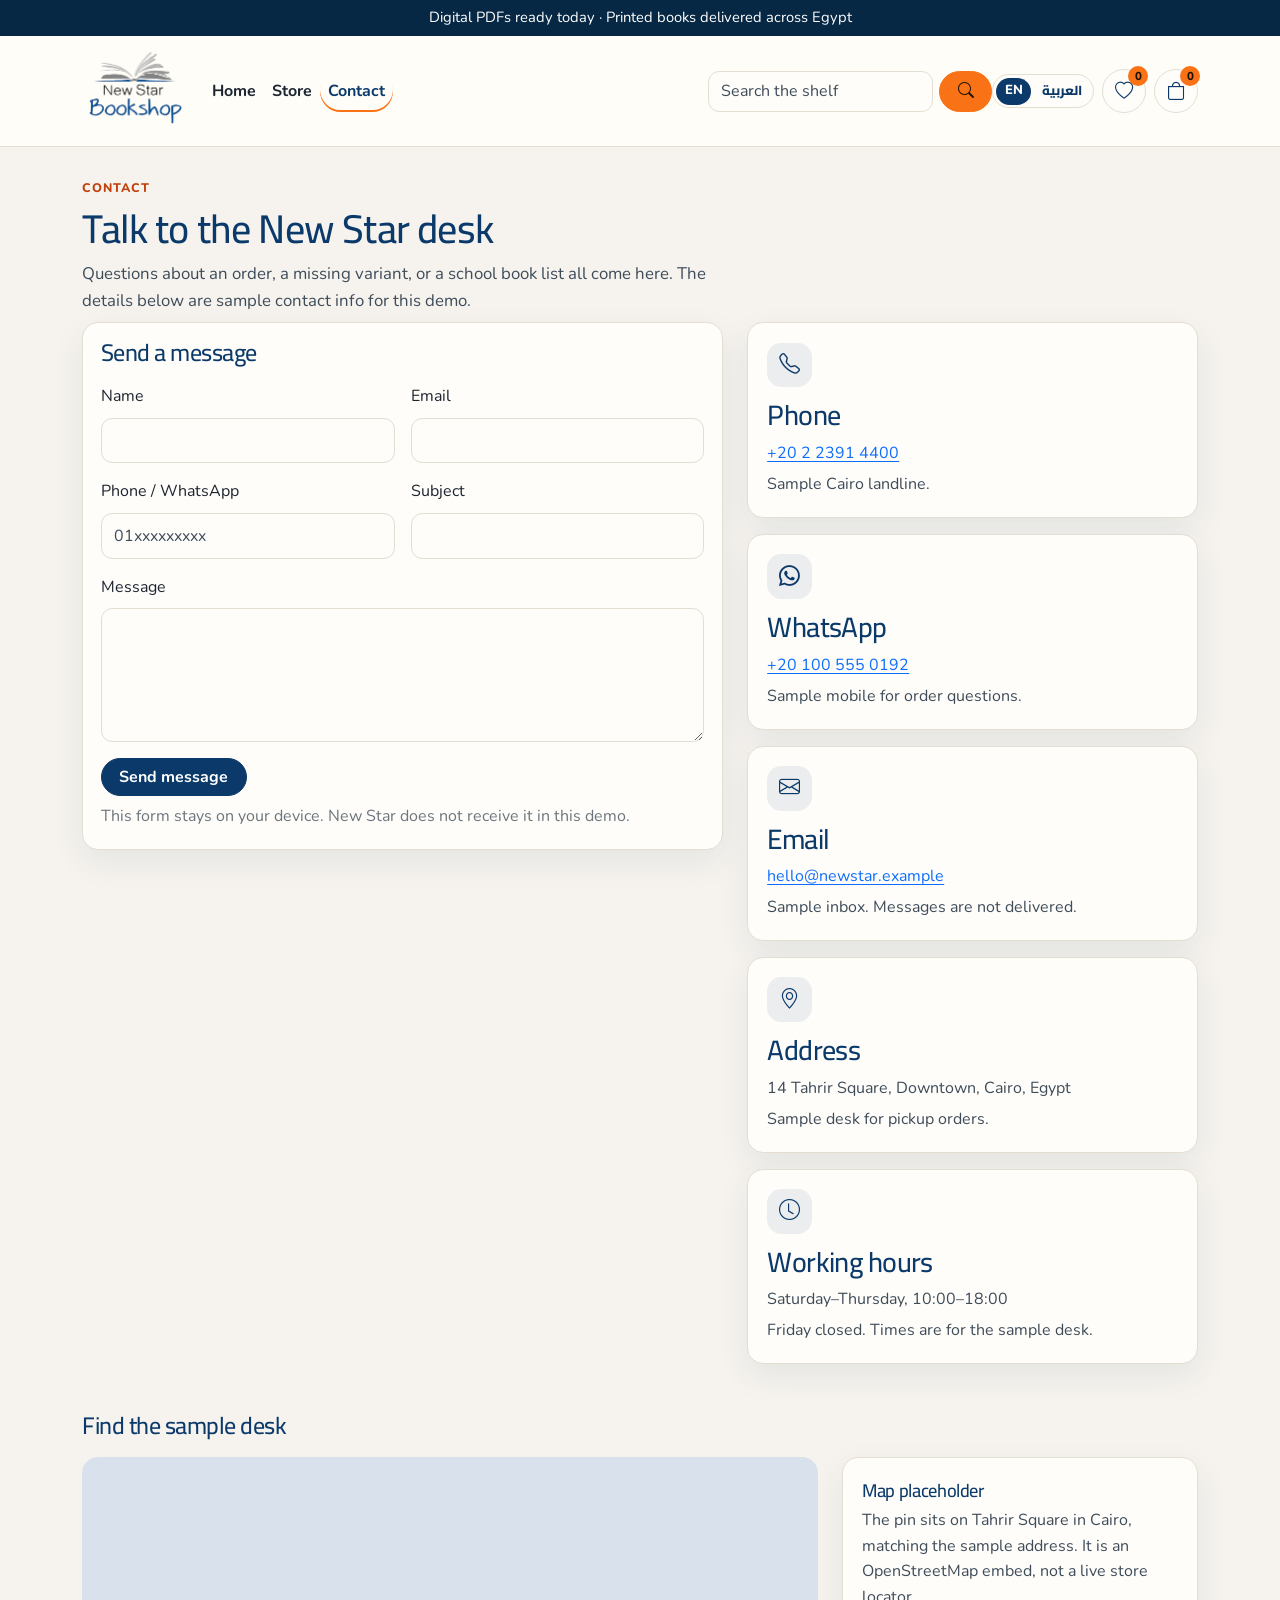
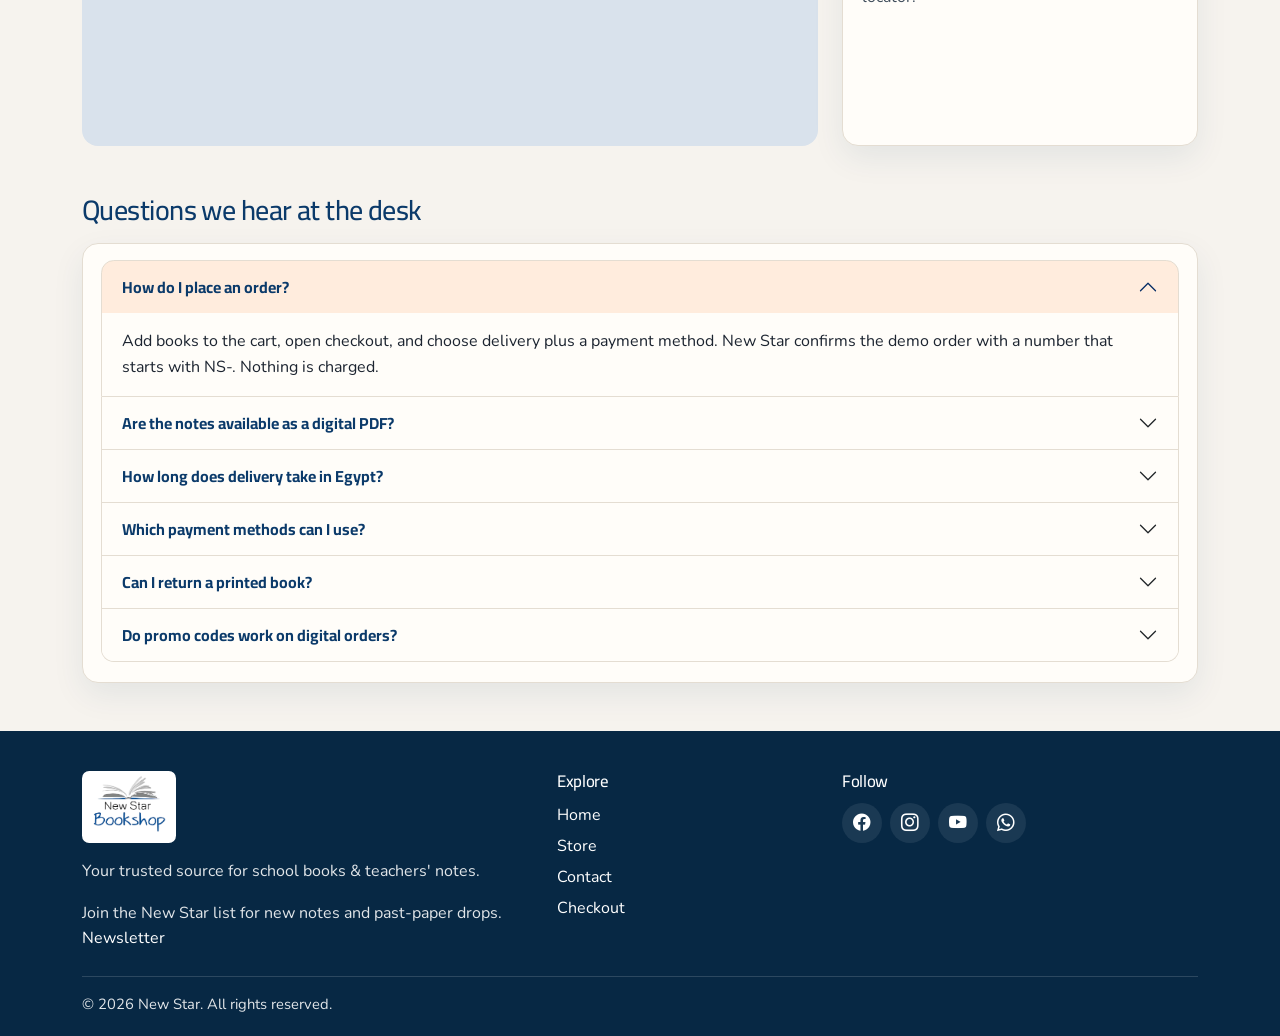
<file: contact.html>
<!DOCTYPE html>
<html lang="en" dir="ltr">
<head>
  <meta charset="utf-8">
  <meta name="viewport" content="width=device-width, initial-scale=1">
  <meta name="description" content="Contact New Star in Cairo for school books, teachers' notes, orders, and delivery questions." data-i18n-attr="content:meta.contactDescription">
  <meta name="theme-color" content="#0B3A6A">
  <title data-i18n="meta.contactTitle">New Star | Contact</title>
  <link rel="icon" href="favicon.svg" type="image/svg+xml">
  <link rel="canonical" id="canonical-link" href="contact.html">
  <link rel="alternate" hreflang="en" id="hreflang-en" href="contact.html?lang=en">
  <link rel="alternate" hreflang="ar" id="hreflang-ar" href="contact.html?lang=ar">
  <link rel="alternate" hreflang="x-default" id="hreflang-default" href="contact.html">
  <link rel="preconnect" href="https://fonts.googleapis.com">
  <link rel="preconnect" href="https://fonts.gstatic.com" crossorigin>
  <link href="https://fonts.googleapis.com/css2?family=Cairo:wght@400;600;700&family=Nunito:wght@400;600;700&display=swap" rel="stylesheet">
  <script>
    /* Language and direction before first paint. Arabic stays hidden until strings load. */
    (function () {
      var KEY = "newstar_lang";
      var params = new URLSearchParams(window.location.search);
      var fromUrl = params.get("lang");
      var stored = null;
      try { stored = localStorage.getItem(KEY); } catch (e) {}
      var lang = fromUrl === "ar" || fromUrl === "en" ? fromUrl : (stored === "ar" || stored === "en" ? stored : ((navigator.language || "").toLowerCase().indexOf("ar") === 0 ? "ar" : "en"));
      var root = document.documentElement;
      root.lang = lang;
      root.dir = lang === "ar" ? "rtl" : "ltr";
      if (lang === "ar") root.classList.add("i18n-pending");
      window.__NS_LANG = lang;
      var css = lang === "ar"
        ? "https://cdn.jsdelivr.net/npm/bootstrap@5.3.3/dist/css/bootstrap.rtl.min.css"
        : "https://cdn.jsdelivr.net/npm/bootstrap@5.3.3/dist/css/bootstrap.min.css";
      document.write('<link id="bootstrap-css" rel="stylesheet" href="' + css + '">');
      setTimeout(function () { root.classList.remove("i18n-pending"); }, 4000);
    })();
  </script>
  <link href="https://cdn.jsdelivr.net/npm/bootstrap-icons@1.11.3/font/bootstrap-icons.min.css" rel="stylesheet">
  <link href="css/style.css" rel="stylesheet">
</head>
<body>
  <div class="page-shell">
    <a class="skip-link" href="#main" data-i18n="a11y.skip">Skip to content</a>
    <header class="site-header">
      <div class="announce-bar">
        <div class="container">
          <p data-i18n="announce">Digital PDFs ready today · Printed books delivered across Egypt</p>
        </div>
      </div>
      <nav class="navbar navbar-expand-lg sticky-top" data-i18n-attr="aria-label:a11y.primaryNav">
        <div class="container">
          <a class="navbar-brand" href="index.html">
            <img class="brand-logo" src="images/logo.png" alt="New Star" data-i18n-attr="alt:brand.name" width="425" height="338">
          </a>
          <div class="nav-actions d-flex align-items-center gap-2 ms-auto ms-lg-0 order-lg-last">
            <div class="lang-switch" role="group" data-i18n-attr="aria-label:a11y.language">
              <button type="button" class="lang-switch__btn" data-set-lang="en" lang="en" hreflang="en" data-i18n-attr="aria-label:a11y.switchToEnglish" aria-pressed="true">EN</button>
              <button type="button" class="lang-switch__btn" data-set-lang="ar" lang="ar" hreflang="ar" data-i18n-attr="aria-label:a11y.switchToArabic" aria-pressed="false">العربية</button>
            </div>
            <button type="button" class="icon-btn" data-bs-toggle="offcanvas" data-bs-target="#wishlistOffcanvas" aria-controls="wishlistOffcanvas" data-i18n-attr="aria-label:a11y.openWishlist">
              <i class="bi bi-heart" aria-hidden="true"></i>
              <span class="count-badge" id="wishlist-count">0</span>
            </button>
            <a class="icon-btn" href="checkout.html" data-i18n-attr="aria-label:a11y.openCart">
              <i class="bi bi-bag" aria-hidden="true"></i>
              <span class="count-badge" id="cart-count">0</span>
            </a>
            <button class="navbar-toggler" type="button" data-bs-toggle="collapse" data-bs-target="#mainNav" aria-controls="mainNav" aria-expanded="false" data-i18n-attr="aria-label:a11y.toggleNav">
              <span class="navbar-toggler-icon"></span>
            </button>
          </div>
          <div class="collapse navbar-collapse" id="mainNav">
            <ul class="navbar-nav me-auto mb-2 mb-lg-0">
              <li class="nav-item"><a class="nav-link" href="index.html" data-i18n="nav.home">Home</a></li>
              <li class="nav-item"><a class="nav-link" href="store.html" data-i18n="nav.store">Store</a></li>
              <li class="nav-item"><a class="nav-link active" aria-current="page" href="contact.html" data-i18n="nav.contact">Contact</a></li>
            </ul>
            <form class="nav-search d-flex" action="search.html" method="get" role="search">
              <label class="visually-hidden" for="nav-q" data-i18n="search.catalogLabel">Search the catalog</label>
              <input class="form-control" id="nav-q" type="search" name="q" placeholder="Search the shelf" data-i18n-attr="placeholder:search.shelfPlaceholder" autocomplete="off">
              <button class="btn btn-accent" type="submit" data-i18n-attr="aria-label:actions.search"><i class="bi bi-search" aria-hidden="true"></i></button>
            </form>
          </div>
        </div>
      </nav>
    </header>

    <main id="main">
      <div class="container page-intro">
        <p class="kicker" data-i18n="contact.kicker">Contact</p>
        <h1 data-i18n="contact.title">Talk to the New Star desk</h1>
        <p class="lede" data-i18n="contact.lede">Questions about an order, a missing variant, or a school book list all come here. The details below are sample contact info for this demo.</p>
      </div>

      <div class="container pb-5">
        <div class="row g-4">
          <div class="col-lg-7">
            <form id="contact-form" class="contact-form-card" novalidate>
              <h2 class="h4 mb-3" data-i18n="contact.sendTitle">Send a message</h2>
              <div class="row g-3">
                <div class="col-md-6">
                  <label class="form-label" for="contact-name" data-i18n="contact.name">Name</label>
                  <input class="form-control" id="contact-name" name="name" type="text" autocomplete="name" required>
                  <div class="invalid-feedback" id="contact-name-error"></div>
                </div>
                <div class="col-md-6">
                  <label class="form-label" for="contact-email" data-i18n="contact.email">Email</label>
                  <input class="form-control" id="contact-email" name="email" type="email" autocomplete="email" required>
                  <div class="invalid-feedback" id="contact-email-error"></div>
                </div>
                <div class="col-md-6">
                  <label class="form-label" for="contact-phone" data-i18n="contact.phone">Phone / WhatsApp</label>
                  <input class="form-control" id="contact-phone" name="phone" type="tel" autocomplete="tel" placeholder="01xxxxxxxxx" data-i18n-attr="placeholder:contact.phonePlaceholder" required>
                  <div class="invalid-feedback" id="contact-phone-error"></div>
                </div>
                <div class="col-md-6">
                  <label class="form-label" for="contact-subject" data-i18n="contact.subject">Subject</label>
                  <input class="form-control" id="contact-subject" name="subject" type="text" required>
                  <div class="invalid-feedback" id="contact-subject-error"></div>
                </div>
                <div class="col-12">
                  <label class="form-label" for="contact-message" data-i18n="contact.message">Message</label>
                  <textarea class="form-control" id="contact-message" name="message" rows="5" required></textarea>
                  <div class="invalid-feedback" id="contact-message-error"></div>
                </div>
              </div>
              <button class="btn btn-primary mt-3" type="submit" data-i18n="contact.send">Send message</button>
              <p class="text-secondary mt-2 mb-0" data-i18n="contact.formNote">This form stays on your device. New Star does not receive it in this demo.</p>
            </form>
          </div>
          <div class="col-lg-5">
            <div class="row g-3">
              <div class="col-12">
                <article class="info-card">
                  <span class="icon-blob"><i class="bi bi-telephone" aria-hidden="true"></i></span>
                  <h2 class="h3" data-i18n="contact.phoneTitle">Phone</h2>
                  <p><a href="tel:+20223914400" dir="ltr">+20 2 2391 4400</a></p>
                  <p data-i18n="contact.phoneSample">Sample Cairo landline.</p>
                </article>
              </div>
              <div class="col-12">
                <article class="info-card">
                  <span class="icon-blob"><i class="bi bi-whatsapp" aria-hidden="true"></i></span>
                  <h2 class="h3" data-i18n="contact.whatsappTitle">WhatsApp</h2>
                  <p><a href="https://wa.me/201005550192" dir="ltr">+20 100 555 0192</a></p>
                  <p data-i18n="contact.whatsappSample">Sample mobile for order questions.</p>
                </article>
              </div>
              <div class="col-12">
                <article class="info-card">
                  <span class="icon-blob"><i class="bi bi-envelope" aria-hidden="true"></i></span>
                  <h2 class="h3" data-i18n="contact.emailTitle">Email</h2>
                  <p><a href="mailto:hello@newstar.example" dir="ltr">hello@newstar.example</a></p>
                  <p data-i18n="contact.emailSample">Sample inbox. Messages are not delivered.</p>
                </article>
              </div>
              <div class="col-12">
                <article class="info-card">
                  <span class="icon-blob"><i class="bi bi-geo-alt" aria-hidden="true"></i></span>
                  <h2 class="h3" data-i18n="contact.addressTitle">Address</h2>
                  <p data-i18n-html="contact.address">14 Tahrir Square, Downtown, Cairo, Egypt</p>
                  <p data-i18n="contact.addressSample">Sample desk for pickup orders.</p>
                </article>
              </div>
              <div class="col-12">
                <article class="info-card">
                  <span class="icon-blob"><i class="bi bi-clock" aria-hidden="true"></i></span>
                  <h2 class="h3" data-i18n="contact.hoursTitle">Working hours</h2>
                  <p data-i18n-html="contact.hours">Saturday–Thursday, 10:00–18:00</p>
                  <p data-i18n="contact.hoursSample">Friday closed. Times are for the sample desk.</p>
                </article>
              </div>
            </div>
          </div>
        </div>

        <section class="mt-5" aria-labelledby="map-heading">
          <h2 id="map-heading" class="h4 mb-3" data-i18n="contact.mapHeading">Find the sample desk</h2>
          <div class="row g-4 align-items-stretch">
            <div class="col-lg-8">
              <iframe class="map-frame" title="Map showing the sample New Star address near Tahrir Square, Cairo" data-i18n-attr="title:contact.mapTitle" src="https://www.openstreetmap.org/export/embed.html?bbox=31.228%2C30.038%2C31.248%2C30.052&amp;layer=mapnik&amp;marker=30.0444%2C31.2357" loading="lazy"></iframe>
            </div>
            <div class="col-lg-4">
              <article class="info-card h-100">
                <h3 data-i18n="contact.mapCardTitle">Map placeholder</h3>
                <p data-i18n="contact.mapCard">The pin sits on Tahrir Square in Cairo, matching the sample address. It is an OpenStreetMap embed, not a live store locator.</p>
              </article>
            </div>
          </div>
        </section>

        <section class="mt-5" aria-labelledby="faq-heading">
          <h2 id="faq-heading" class="h3 mb-3" data-i18n="contact.faqTitle">Questions we hear at the desk</h2>
          <div class="accordion faq-wrap" id="faq">
            <div class="accordion-item">
              <h3 class="accordion-header" id="faq-one-h">
                <button class="accordion-button" type="button" data-bs-toggle="collapse" data-bs-target="#faq-one" aria-expanded="true" aria-controls="faq-one" data-i18n="contact.faq1q">How do I place an order?</button>
              </h3>
              <div id="faq-one" class="accordion-collapse collapse show" aria-labelledby="faq-one-h" data-bs-parent="#faq">
                <div class="accordion-body" data-i18n-html="contact.faq1a">Add books to the cart, open checkout, and choose delivery plus a payment method. New Star confirms the demo order with a number that starts with NS-. Nothing is charged.</div>
              </div>
            </div>
            <div class="accordion-item">
              <h3 class="accordion-header" id="faq-two-h">
                <button class="accordion-button collapsed" type="button" data-bs-toggle="collapse" data-bs-target="#faq-two" aria-expanded="false" aria-controls="faq-two" data-i18n="contact.faq2q">Are the notes available as a digital PDF?</button>
              </h3>
              <div id="faq-two" class="accordion-collapse collapse" aria-labelledby="faq-two-h" data-bs-parent="#faq">
                <div class="accordion-body" data-i18n="contact.faq2a">Yes. Choose “Digital download PDF” at checkout. In this demo the file is not generated; the confirmation simply records that you asked for the PDF.</div>
              </div>
            </div>
            <div class="accordion-item">
              <h3 class="accordion-header" id="faq-three-h">
                <button class="accordion-button collapsed" type="button" data-bs-toggle="collapse" data-bs-target="#faq-three" aria-expanded="false" aria-controls="faq-three" data-i18n="contact.faq3q">How long does delivery take in Egypt?</button>
              </h3>
              <div id="faq-three" class="accordion-collapse collapse" aria-labelledby="faq-three-h" data-bs-parent="#faq">
                <div class="accordion-body" data-i18n-html="contact.faq3a">Home delivery is listed as 2–5 days across governorates, with a 45 EGP shipping fee in the demo. Pickup from the Downtown Cairo desk is free. These times are sample copy, not a live courier promise.</div>
              </div>
            </div>
            <div class="accordion-item">
              <h3 class="accordion-header" id="faq-four-h">
                <button class="accordion-button collapsed" type="button" data-bs-toggle="collapse" data-bs-target="#faq-four" aria-expanded="false" aria-controls="faq-four" data-i18n="contact.faq4q">Which payment methods can I use?</button>
              </h3>
              <div id="faq-four" class="accordion-collapse collapse" aria-labelledby="faq-four-h" data-bs-parent="#faq">
                <div class="accordion-body" data-i18n="contact.faq4a">The checkout demo offers cash on delivery, card, Vodafone Cash, InstaPay, and a sample bank transfer. Card numbers never leave the browser, and no wallet or bank is actually contacted.</div>
              </div>
            </div>
            <div class="accordion-item">
              <h3 class="accordion-header" id="faq-five-h">
                <button class="accordion-button collapsed" type="button" data-bs-toggle="collapse" data-bs-target="#faq-five" aria-expanded="false" aria-controls="faq-five" data-i18n="contact.faq5q">Can I return a printed book?</button>
              </h3>
              <div id="faq-five" class="accordion-collapse collapse" aria-labelledby="faq-five-h" data-bs-parent="#faq">
                <div class="accordion-body" data-i18n-html="contact.faq5a">Unmarked printed books can be returned within 7 days of delivery in this sample policy. Digital PDFs are not returnable once the download is recorded. Write to the desk with your NS- order number.</div>
              </div>
            </div>
            <div class="accordion-item">
              <h3 class="accordion-header" id="faq-six-h">
                <button class="accordion-button collapsed" type="button" data-bs-toggle="collapse" data-bs-target="#faq-six" aria-expanded="false" aria-controls="faq-six" data-i18n="contact.faq6q">Do promo codes work on digital orders?</button>
              </h3>
              <div id="faq-six" class="accordion-collapse collapse" aria-labelledby="faq-six-h" data-bs-parent="#faq">
                <div class="accordion-body" data-i18n-html="contact.faq6a">STAR10 takes 10% off the book subtotal, and NEWSTAR50 takes 50 EGP off. Both apply before shipping, including digital orders where shipping is free. Unknown codes show an error and do not change the total.</div>
              </div>
            </div>
          </div>
        </section>
      </div>
    </main>

    <footer class="site-footer">
      <div class="container">
        <div class="row g-4">
          <div class="col-lg-5">
            <a class="footer-brand" href="index.html">
              <img class="brand-logo" src="images/logo.png" alt="New Star" data-i18n-attr="alt:brand.name" width="425" height="338">
            </a>
            <p class="mt-2" data-i18n="footer.tagline">Your trusted source for school books &amp; teachers' notes.</p>
            <p class="mt-3" data-i18n-html="footer.newsletter">Join the New Star list for new notes and past-paper drops. <a href="index.html#newsletter">Newsletter</a></p>
          </div>
          <div class="col-6 col-lg-3">
            <h2 data-i18n="footer.explore">Explore</h2>
            <ul class="footer-links">
              <li><a href="index.html" data-i18n="nav.home">Home</a></li>
              <li><a href="store.html" data-i18n="nav.store">Store</a></li>
              <li><a href="contact.html" data-i18n="nav.contact">Contact</a></li>
              <li><a href="checkout.html" data-i18n="nav.checkout">Checkout</a></li>
            </ul>
          </div>
          <div class="col-6 col-lg-4">
            <h2 data-i18n="footer.follow">Follow</h2>
            <div class="social-row">
              <a href="https://facebook.com" data-i18n-attr="aria-label:social.facebook" target="_blank" rel="noopener noreferrer"><i class="bi bi-facebook" aria-hidden="true"></i></a>
              <a href="https://instagram.com" data-i18n-attr="aria-label:social.instagram" target="_blank" rel="noopener noreferrer"><i class="bi bi-instagram" aria-hidden="true"></i></a>
              <a href="https://youtube.com" data-i18n-attr="aria-label:social.youtube" target="_blank" rel="noopener noreferrer"><i class="bi bi-youtube" aria-hidden="true"></i></a>
              <a href="https://wa.me/201005550192" data-i18n-attr="aria-label:social.whatsapp" target="_blank" rel="noopener noreferrer"><i class="bi bi-whatsapp" aria-hidden="true"></i></a>
            </div>
          </div>
        </div>
        <p class="copyright" data-i18n="footer.copyright">© 2026 New Star. All rights reserved.</p>
      </div>
    </footer>
  </div>

  <div class="offcanvas offcanvas-end" tabindex="-1" id="wishlistOffcanvas" aria-labelledby="wishlistOffcanvasLabel">
    <div class="offcanvas-header">
      <h2 class="offcanvas-title h5" id="wishlistOffcanvasLabel" data-i18n="wishlist.title">Wishlist</h2>
      <button type="button" class="btn-close" data-bs-dismiss="offcanvas" data-i18n-attr="aria-label:a11y.closeWishlist"></button>
    </div>
    <div class="offcanvas-body">
      <p id="wishlist-empty" data-i18n="wishlist.empty">Your wishlist is empty. Tap the heart on any New Star book to save it.</p>
      <div id="wishlist-list" aria-live="polite"></div>
    </div>
  </div>

  <div class="toast-container position-fixed bottom-0 end-0 p-3">
    <div id="site-toast" class="toast" role="status" aria-live="polite" aria-atomic="true">
      <div class="toast-header">
        <i class="bi bi-star-fill brand-star me-2" aria-hidden="true"></i>
        <strong class="me-auto" data-i18n="brand.name">New Star</strong>
        <button type="button" class="btn-close" data-bs-dismiss="toast" data-i18n-attr="aria-label:a11y.closeNotification"></button>
      </div>
      <div class="toast-body" id="site-toast-body"></div>
    </div>
  </div>

  <noscript>
    <p class="container py-3">New Star needs JavaScript to check the contact form in this demo.</p>
  </noscript>

  <script src="https://code.jquery.com/jquery-3.7.1.min.js"></script>
  <script src="https://cdn.jsdelivr.net/npm/bootstrap@5.3.3/dist/js/bootstrap.bundle.min.js"></script>
  <script src="i18n/en.js"></script>
  <script src="i18n/ar.js"></script>
  <script src="js/i18n.js"></script>
  <script src="js/products.js"></script>
  <script src="js/main.js"></script>
</body>
</html>
</file>
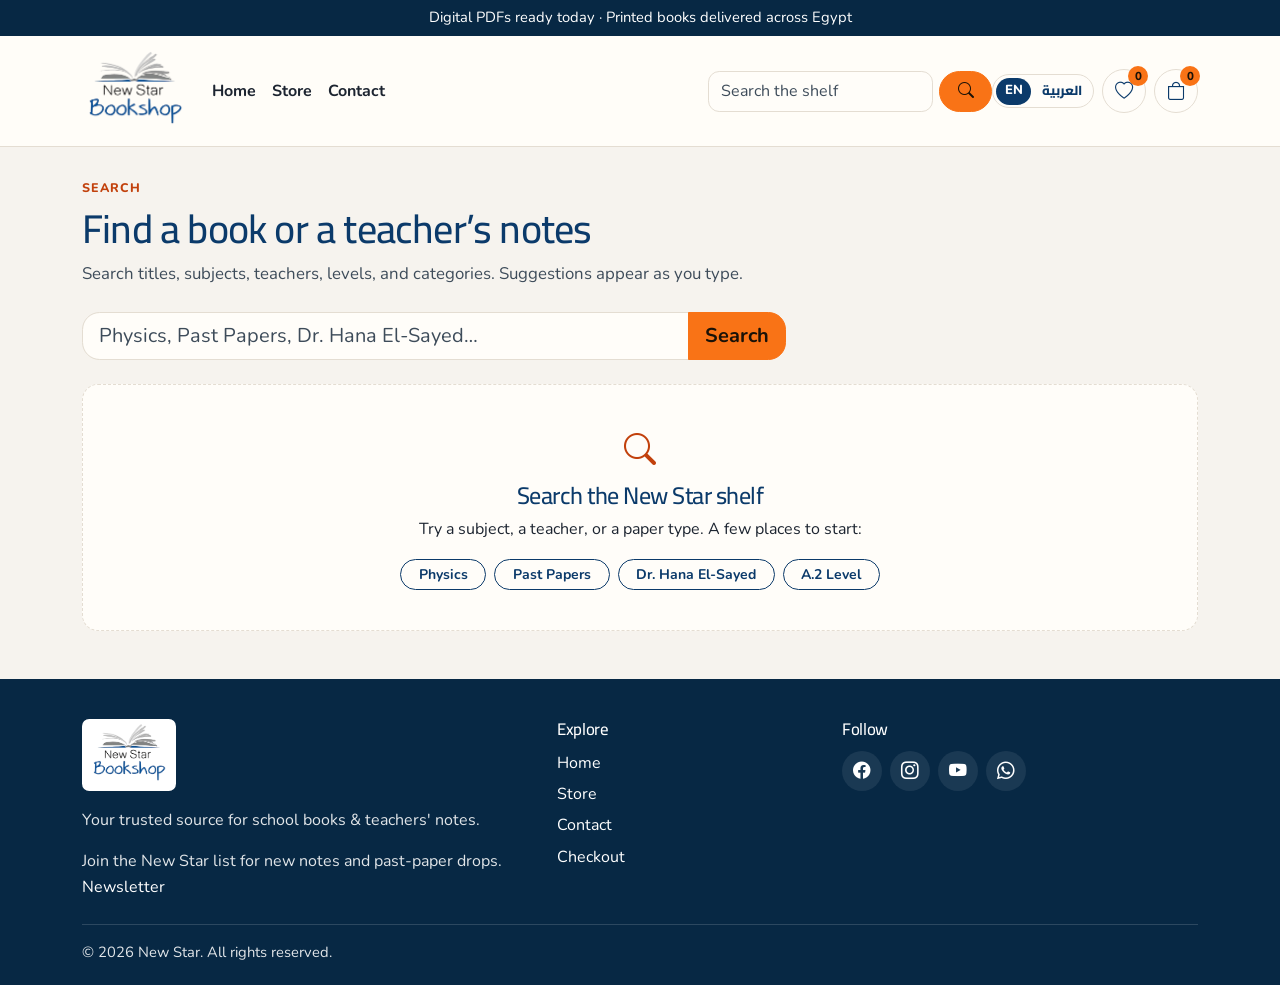
<file: search.html>
<!DOCTYPE html>
<html lang="en" dir="ltr">
<head>
  <meta charset="utf-8">
  <meta name="viewport" content="width=device-width, initial-scale=1">
  <meta name="description" content="Search New Star school books and teachers' notes by title, subject, teacher, level, or category." data-i18n-attr="content:meta.searchDescription">
  <meta name="theme-color" content="#0B3A6A">
  <title data-i18n="meta.searchTitle">New Star | Search</title>
  <link rel="icon" href="favicon.svg" type="image/svg+xml">
  <link rel="canonical" id="canonical-link" href="search.html">
  <link rel="alternate" hreflang="en" id="hreflang-en" href="search.html?lang=en">
  <link rel="alternate" hreflang="ar" id="hreflang-ar" href="search.html?lang=ar">
  <link rel="alternate" hreflang="x-default" id="hreflang-default" href="search.html">
  <link rel="preconnect" href="https://fonts.googleapis.com">
  <link rel="preconnect" href="https://fonts.gstatic.com" crossorigin>
  <link href="https://fonts.googleapis.com/css2?family=Cairo:wght@400;600;700&family=Nunito:wght@400;600;700&display=swap" rel="stylesheet">
  <script>
    /* Language and direction before first paint. Arabic stays hidden until strings load. */
    (function () {
      var KEY = "newstar_lang";
      var params = new URLSearchParams(window.location.search);
      var fromUrl = params.get("lang");
      var stored = null;
      try { stored = localStorage.getItem(KEY); } catch (e) {}
      var lang = fromUrl === "ar" || fromUrl === "en" ? fromUrl : (stored === "ar" || stored === "en" ? stored : ((navigator.language || "").toLowerCase().indexOf("ar") === 0 ? "ar" : "en"));
      var root = document.documentElement;
      root.lang = lang;
      root.dir = lang === "ar" ? "rtl" : "ltr";
      if (lang === "ar") root.classList.add("i18n-pending");
      window.__NS_LANG = lang;
      var css = lang === "ar"
        ? "https://cdn.jsdelivr.net/npm/bootstrap@5.3.3/dist/css/bootstrap.rtl.min.css"
        : "https://cdn.jsdelivr.net/npm/bootstrap@5.3.3/dist/css/bootstrap.min.css";
      document.write('<link id="bootstrap-css" rel="stylesheet" href="' + css + '">');
      setTimeout(function () { root.classList.remove("i18n-pending"); }, 4000);
    })();
  </script>
  <link href="https://cdn.jsdelivr.net/npm/bootstrap-icons@1.11.3/font/bootstrap-icons.min.css" rel="stylesheet">
  <link href="css/style.css" rel="stylesheet">
</head>
<body>
  <div class="page-shell">
    <a class="skip-link" href="#main" data-i18n="a11y.skip">Skip to content</a>
    <header class="site-header">
      <div class="announce-bar">
        <div class="container">
          <p data-i18n="announce">Digital PDFs ready today · Printed books delivered across Egypt</p>
        </div>
      </div>
      <nav class="navbar navbar-expand-lg sticky-top" data-i18n-attr="aria-label:a11y.primaryNav">
        <div class="container">
          <a class="navbar-brand" href="index.html">
            <img class="brand-logo" src="images/logo.png" alt="New Star" data-i18n-attr="alt:brand.name" width="425" height="338">
          </a>
          <div class="nav-actions d-flex align-items-center gap-2 ms-auto ms-lg-0 order-lg-last">
            <div class="lang-switch" role="group" data-i18n-attr="aria-label:a11y.language">
              <button type="button" class="lang-switch__btn" data-set-lang="en" lang="en" hreflang="en" data-i18n-attr="aria-label:a11y.switchToEnglish" aria-pressed="true">EN</button>
              <button type="button" class="lang-switch__btn" data-set-lang="ar" lang="ar" hreflang="ar" data-i18n-attr="aria-label:a11y.switchToArabic" aria-pressed="false">العربية</button>
            </div>
            <button type="button" class="icon-btn" data-bs-toggle="offcanvas" data-bs-target="#wishlistOffcanvas" aria-controls="wishlistOffcanvas" data-i18n-attr="aria-label:a11y.openWishlist">
              <i class="bi bi-heart" aria-hidden="true"></i>
              <span class="count-badge" id="wishlist-count">0</span>
            </button>
            <a class="icon-btn" href="checkout.html" data-i18n-attr="aria-label:a11y.openCart">
              <i class="bi bi-bag" aria-hidden="true"></i>
              <span class="count-badge" id="cart-count">0</span>
            </a>
            <button class="navbar-toggler" type="button" data-bs-toggle="collapse" data-bs-target="#mainNav" aria-controls="mainNav" aria-expanded="false" data-i18n-attr="aria-label:a11y.toggleNav">
              <span class="navbar-toggler-icon"></span>
            </button>
          </div>
          <div class="collapse navbar-collapse" id="mainNav">
            <ul class="navbar-nav me-auto mb-2 mb-lg-0">
              <li class="nav-item"><a class="nav-link" href="index.html" data-i18n="nav.home">Home</a></li>
              <li class="nav-item"><a class="nav-link" href="store.html" data-i18n="nav.store">Store</a></li>
              <li class="nav-item"><a class="nav-link" href="contact.html" data-i18n="nav.contact">Contact</a></li>
            </ul>
            <form class="nav-search d-flex" action="search.html" method="get" role="search">
              <label class="visually-hidden" for="nav-q" data-i18n="search.catalogLabel">Search the catalog</label>
              <input class="form-control" id="nav-q" type="search" name="q" placeholder="Search the shelf" data-i18n-attr="placeholder:search.shelfPlaceholder" autocomplete="off">
              <button class="btn btn-accent" type="submit" data-i18n-attr="aria-label:actions.search"><i class="bi bi-search" aria-hidden="true"></i></button>
            </form>
          </div>
        </div>
      </nav>
    </header>

    <main id="main">
      <div class="container page-intro">
        <p class="kicker" data-i18n="search.kicker">Search</p>
        <h1 data-i18n="search.title">Find a book or a teacher’s notes</h1>
        <p class="lede" data-i18n="search.lede">Search titles, subjects, teachers, levels, and categories. Suggestions appear as you type.</p>
        <form id="search-form" class="search-shell mt-4" role="search" autocomplete="off">
          <label class="visually-hidden" for="search-input" data-i18n="search.inputLabel">Search New Star</label>
          <div class="input-group input-group-lg">
            <input class="form-control" id="search-input" type="search" name="q" placeholder="Physics, Past Papers, Dr. Hana El-Sayed…" data-i18n-attr="placeholder:search.placeholder" aria-autocomplete="list" aria-controls="suggestions" aria-expanded="false">
            <button class="btn btn-accent" type="submit" data-i18n="search.button">Search</button>
          </div>
          <ul id="suggestions" class="suggestions" role="listbox" data-i18n-attr="aria-label:a11y.searchSuggestions" hidden></ul>
        </form>
        <p id="search-count" class="mt-3 fw-bold" aria-live="polite"></p>
      </div>

      <div class="container pb-5">
        <div id="search-prompt" class="empty-state">
          <i class="bi bi-search" aria-hidden="true"></i>
          <h2 class="h4" data-i18n="search.promptTitle">Search the New Star shelf</h2>
          <p data-i18n="search.promptBody">Try a subject, a teacher, or a paper type. A few places to start:</p>
          <div class="d-flex flex-wrap justify-content-center gap-2 mt-3">
            <a class="btn btn-outline-primary btn-sm" href="search.html?q=Physics" data-i18n-search="subject|Physics">Physics</a>
            <a class="btn btn-outline-primary btn-sm" href="search.html?q=Past%20Papers" data-i18n-search="category|Past Papers">Past Papers</a>
            <a class="btn btn-outline-primary btn-sm" href="search.html?q=Dr.%20Hana%20El-Sayed" data-i18n-search="teacher|Dr. Hana El-Sayed">Dr. Hana El-Sayed</a>
            <a class="btn btn-outline-primary btn-sm" href="search.html?q=A.2%20Level" data-i18n-search="level|A.2 Level">A.2 Level</a>
          </div>
        </div>
        <div id="search-results" class="row g-4" hidden></div>
        <div id="search-empty" class="empty-state" hidden>
          <i class="bi bi-emoji-frown" aria-hidden="true"></i>
          <h2 class="h4" id="search-empty-title" data-i18n="search.nothingIdle">Nothing matches</h2>
          <p data-i18n="search.nothingBody">Check the spelling, or browse by subject in the store. New Star stocks Physics, Biology, Chemistry, and Geography.</p>
          <a class="btn btn-primary mt-3" href="store.html" data-i18n="search.browse">Browse the store</a>
        </div>
      </div>
    </main>

    <footer class="site-footer">
      <div class="container">
        <div class="row g-4">
          <div class="col-lg-5">
            <a class="footer-brand" href="index.html">
              <img class="brand-logo" src="images/logo.png" alt="New Star" data-i18n-attr="alt:brand.name" width="425" height="338">
            </a>
            <p class="mt-2" data-i18n="footer.tagline">Your trusted source for school books &amp; teachers' notes.</p>
            <p class="mt-3" data-i18n-html="footer.newsletter">Join the New Star list for new notes and past-paper drops. <a href="index.html#newsletter">Newsletter</a></p>
          </div>
          <div class="col-6 col-lg-3">
            <h2 data-i18n="footer.explore">Explore</h2>
            <ul class="footer-links">
              <li><a href="index.html" data-i18n="nav.home">Home</a></li>
              <li><a href="store.html" data-i18n="nav.store">Store</a></li>
              <li><a href="contact.html" data-i18n="nav.contact">Contact</a></li>
              <li><a href="checkout.html" data-i18n="nav.checkout">Checkout</a></li>
            </ul>
          </div>
          <div class="col-6 col-lg-4">
            <h2 data-i18n="footer.follow">Follow</h2>
            <div class="social-row">
              <a href="https://facebook.com" data-i18n-attr="aria-label:social.facebook" target="_blank" rel="noopener noreferrer"><i class="bi bi-facebook" aria-hidden="true"></i></a>
              <a href="https://instagram.com" data-i18n-attr="aria-label:social.instagram" target="_blank" rel="noopener noreferrer"><i class="bi bi-instagram" aria-hidden="true"></i></a>
              <a href="https://youtube.com" data-i18n-attr="aria-label:social.youtube" target="_blank" rel="noopener noreferrer"><i class="bi bi-youtube" aria-hidden="true"></i></a>
              <a href="https://wa.me/201005550192" data-i18n-attr="aria-label:social.whatsapp" target="_blank" rel="noopener noreferrer"><i class="bi bi-whatsapp" aria-hidden="true"></i></a>
            </div>
          </div>
        </div>
        <p class="copyright" data-i18n="footer.copyright">© 2026 New Star. All rights reserved.</p>
      </div>
    </footer>
  </div>

  <div class="offcanvas offcanvas-end" tabindex="-1" id="wishlistOffcanvas" aria-labelledby="wishlistOffcanvasLabel">
    <div class="offcanvas-header">
      <h2 class="offcanvas-title h5" id="wishlistOffcanvasLabel" data-i18n="wishlist.title">Wishlist</h2>
      <button type="button" class="btn-close" data-bs-dismiss="offcanvas" data-i18n-attr="aria-label:a11y.closeWishlist"></button>
    </div>
    <div class="offcanvas-body">
      <p id="wishlist-empty" data-i18n="wishlist.empty">Your wishlist is empty. Tap the heart on any New Star book to save it.</p>
      <div id="wishlist-list" aria-live="polite"></div>
    </div>
  </div>

  <div class="modal fade" id="quickViewModal" tabindex="-1" aria-labelledby="quick-view-title" aria-hidden="true">
    <div class="modal-dialog modal-dialog-centered modal-lg">
      <div class="modal-content">
        <div class="modal-header">
          <h2 class="modal-title h5" id="quick-view-title" data-i18n="wishlist.book">Book</h2>
          <button type="button" class="btn-close" data-bs-dismiss="modal" data-i18n-attr="aria-label:a11y.closeQuickView"></button>
        </div>
        <div class="modal-body">
          <div class="quick-view-layout">
            <img class="quick-view-img" id="quick-view-img" alt="">
            <div>
              <p class="product-meta" id="quick-view-kicker"></p>
              <p class="product-sub" id="quick-view-meta"></p>
              <div id="quick-view-rating" class="my-2"></div>
              <p id="quick-view-desc"></p>
              <div class="product-price mt-3">
                <span class="price" id="quick-view-price"></span>
                <span class="old-price" id="quick-view-old" hidden></span>
              </div>
              <div class="d-flex flex-wrap gap-2 mt-2">
                <button type="button" class="btn btn-primary js-add-cart" id="quick-view-cart" data-i18n="actions.addToCart">Add to Cart</button>
                <button type="button" class="btn btn-outline-primary js-wishlist" id="quick-view-wish" aria-pressed="false" data-i18n-attr="aria-label:a11y.addToWishlist">
                  <i class="bi bi-heart" aria-hidden="true"></i> <span data-i18n="actions.wishlist">Wishlist</span>
                </button>
              </div>
            </div>
          </div>
        </div>
      </div>
    </div>
  </div>

  <div class="toast-container position-fixed bottom-0 end-0 p-3">
    <div id="site-toast" class="toast" role="status" aria-live="polite" aria-atomic="true">
      <div class="toast-header">
        <i class="bi bi-star-fill brand-star me-2" aria-hidden="true"></i>
        <strong class="me-auto" data-i18n="brand.name">New Star</strong>
        <button type="button" class="btn-close" data-bs-dismiss="toast" data-i18n-attr="aria-label:a11y.closeNotification"></button>
      </div>
      <div class="toast-body" id="site-toast-body"></div>
    </div>
  </div>

  <noscript>
    <p class="container py-3">New Star needs JavaScript for search suggestions, the wishlist, and the cart in this demo.</p>
  </noscript>

  <script src="https://code.jquery.com/jquery-3.7.1.min.js"></script>
  <script src="https://cdn.jsdelivr.net/npm/bootstrap@5.3.3/dist/js/bootstrap.bundle.min.js"></script>
  <script src="i18n/en.js"></script>
  <script src="i18n/ar.js"></script>
  <script src="js/i18n.js"></script>
  <script src="js/products.js"></script>
  <script src="js/main.js"></script>
  <script src="js/search.js"></script>
</body>
</html>
</file>
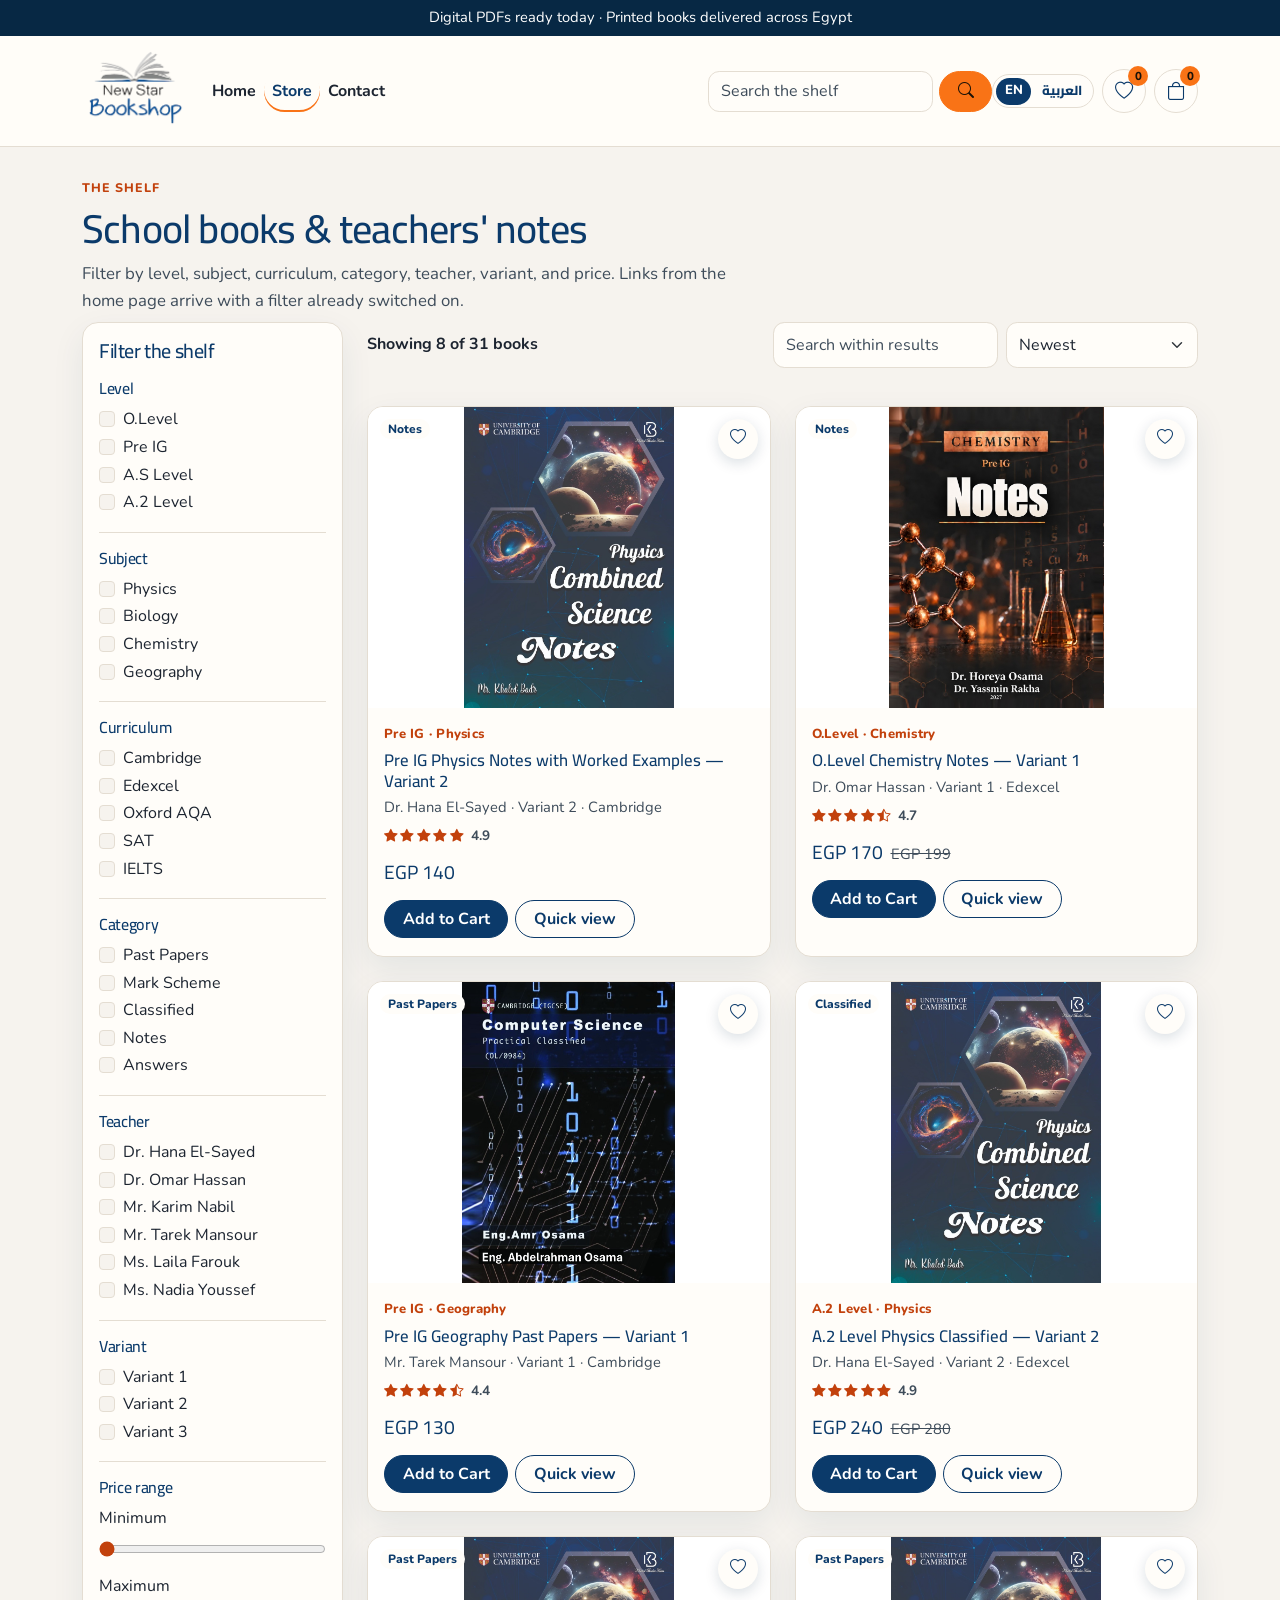
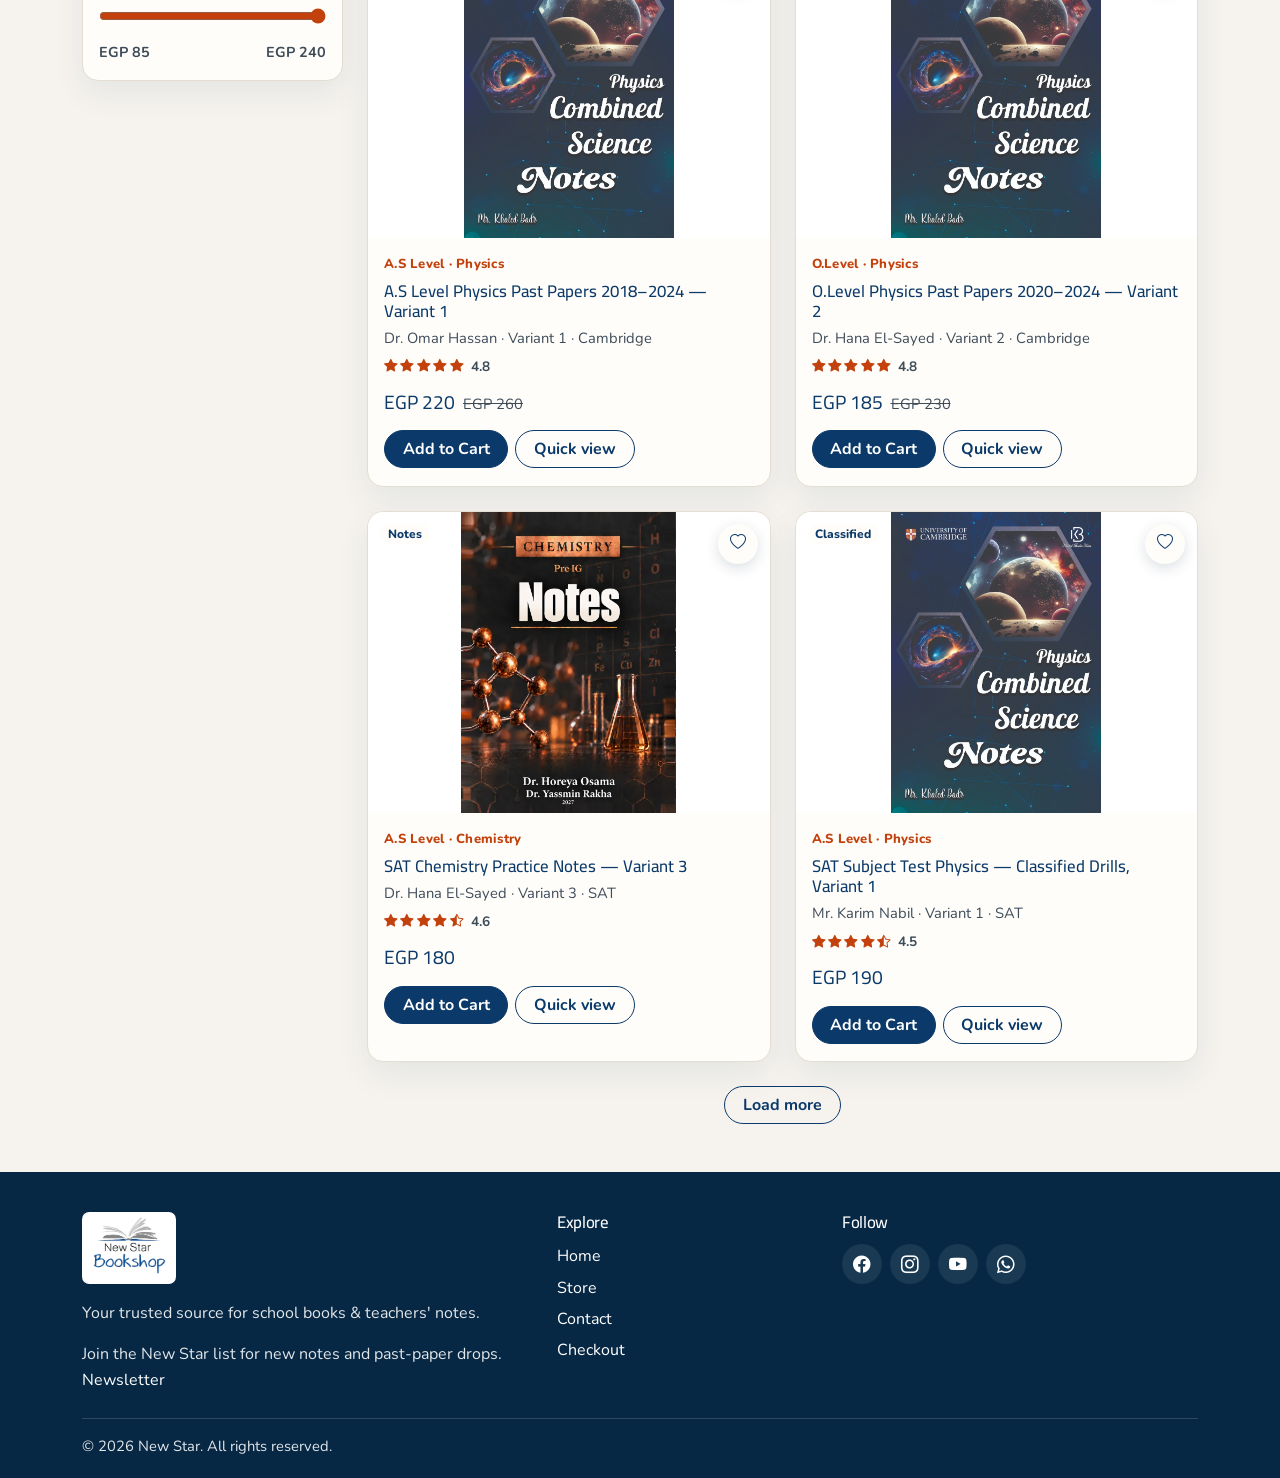
<file: store.html>
<!DOCTYPE html>
<html lang="en" dir="ltr">
<head>
  <meta charset="utf-8">
  <meta name="viewport" content="width=device-width, initial-scale=1">
  <meta name="description" content="Browse the New Star store: school books and teachers' notes filtered by level, subject, curriculum, and price in EGP." data-i18n-attr="content:meta.storeDescription">
  <meta name="theme-color" content="#0B3A6A">
  <title data-i18n="meta.storeTitle">New Star | Store</title>
  <link rel="icon" href="favicon.svg" type="image/svg+xml">
  <link rel="canonical" id="canonical-link" href="store.html">
  <link rel="alternate" hreflang="en" id="hreflang-en" href="store.html?lang=en">
  <link rel="alternate" hreflang="ar" id="hreflang-ar" href="store.html?lang=ar">
  <link rel="alternate" hreflang="x-default" id="hreflang-default" href="store.html">
  <link rel="preconnect" href="https://fonts.googleapis.com">
  <link rel="preconnect" href="https://fonts.gstatic.com" crossorigin>
  <link href="https://fonts.googleapis.com/css2?family=Cairo:wght@400;600;700&family=Nunito:wght@400;600;700&display=swap" rel="stylesheet">
  <script>
    /* Language and direction before first paint. Arabic stays hidden until strings load. */
    (function () {
      var KEY = "newstar_lang";
      var params = new URLSearchParams(window.location.search);
      var fromUrl = params.get("lang");
      var stored = null;
      try { stored = localStorage.getItem(KEY); } catch (e) {}
      var lang = fromUrl === "ar" || fromUrl === "en" ? fromUrl : (stored === "ar" || stored === "en" ? stored : ((navigator.language || "").toLowerCase().indexOf("ar") === 0 ? "ar" : "en"));
      var root = document.documentElement;
      root.lang = lang;
      root.dir = lang === "ar" ? "rtl" : "ltr";
      if (lang === "ar") root.classList.add("i18n-pending");
      window.__NS_LANG = lang;
      var css = lang === "ar"
        ? "https://cdn.jsdelivr.net/npm/bootstrap@5.3.3/dist/css/bootstrap.rtl.min.css"
        : "https://cdn.jsdelivr.net/npm/bootstrap@5.3.3/dist/css/bootstrap.min.css";
      document.write('<link id="bootstrap-css" rel="stylesheet" href="' + css + '">');
      setTimeout(function () { root.classList.remove("i18n-pending"); }, 4000);
    })();
  </script>
  <link href="https://cdn.jsdelivr.net/npm/bootstrap-icons@1.11.3/font/bootstrap-icons.min.css" rel="stylesheet">
  <link href="css/style.css" rel="stylesheet">
</head>
<body>
  <div class="page-shell">
    <a class="skip-link" href="#main" data-i18n="a11y.skip">Skip to content</a>
    <header class="site-header">
      <div class="announce-bar">
        <div class="container">
          <p data-i18n="announce">Digital PDFs ready today · Printed books delivered across Egypt</p>
        </div>
      </div>
      <nav class="navbar navbar-expand-lg sticky-top" data-i18n-attr="aria-label:a11y.primaryNav">
        <div class="container">
          <a class="navbar-brand" href="index.html">
            <img class="brand-logo" src="images/logo.png" alt="New Star" data-i18n-attr="alt:brand.name" width="425" height="338">
          </a>
          <div class="nav-actions d-flex align-items-center gap-2 ms-auto ms-lg-0 order-lg-last">
            <div class="lang-switch" role="group" data-i18n-attr="aria-label:a11y.language">
              <button type="button" class="lang-switch__btn" data-set-lang="en" lang="en" hreflang="en" data-i18n-attr="aria-label:a11y.switchToEnglish" aria-pressed="true">EN</button>
              <button type="button" class="lang-switch__btn" data-set-lang="ar" lang="ar" hreflang="ar" data-i18n-attr="aria-label:a11y.switchToArabic" aria-pressed="false">العربية</button>
            </div>
            <button type="button" class="icon-btn" data-bs-toggle="offcanvas" data-bs-target="#wishlistOffcanvas" aria-controls="wishlistOffcanvas" data-i18n-attr="aria-label:a11y.openWishlist">
              <i class="bi bi-heart" aria-hidden="true"></i>
              <span class="count-badge" id="wishlist-count">0</span>
            </button>
            <a class="icon-btn" href="checkout.html" data-i18n-attr="aria-label:a11y.openCart">
              <i class="bi bi-bag" aria-hidden="true"></i>
              <span class="count-badge" id="cart-count">0</span>
            </a>
            <button class="navbar-toggler" type="button" data-bs-toggle="collapse" data-bs-target="#mainNav" aria-controls="mainNav" aria-expanded="false" data-i18n-attr="aria-label:a11y.toggleNav">
              <span class="navbar-toggler-icon"></span>
            </button>
          </div>
          <div class="collapse navbar-collapse" id="mainNav">
            <ul class="navbar-nav me-auto mb-2 mb-lg-0">
              <li class="nav-item"><a class="nav-link" href="index.html" data-i18n="nav.home">Home</a></li>
              <li class="nav-item"><a class="nav-link active" aria-current="page" href="store.html" data-i18n="nav.store">Store</a></li>
              <li class="nav-item"><a class="nav-link" href="contact.html" data-i18n="nav.contact">Contact</a></li>
            </ul>
            <form class="nav-search d-flex" action="search.html" method="get" role="search">
              <label class="visually-hidden" for="nav-q" data-i18n="search.catalogLabel">Search the catalog</label>
              <input class="form-control" id="nav-q" type="search" name="q" placeholder="Search the shelf" data-i18n-attr="placeholder:search.shelfPlaceholder" autocomplete="off">
              <button class="btn btn-accent" type="submit" data-i18n-attr="aria-label:actions.search"><i class="bi bi-search" aria-hidden="true"></i></button>
            </form>
          </div>
        </div>
      </nav>
    </header>

    <main id="main">
      <div class="container page-intro">
        <p class="kicker" data-i18n="store.kicker">The shelf</p>
        <h1 data-i18n="store.title">School books &amp; teachers' notes</h1>
        <p class="lede" data-i18n="store.lede">Filter by level, subject, curriculum, category, teacher, variant, and price. Links from the home page arrive with a filter already switched on.</p>
      </div>

      <div class="container pb-5">
        <div class="row g-4">
          <div class="col-lg-3">
            <button class="btn btn-outline-primary w-100 d-lg-none mb-3" type="button" data-bs-toggle="offcanvas" data-bs-target="#filterOffcanvas" aria-controls="filterOffcanvas">
              <i class="bi bi-sliders" aria-hidden="true"></i> <span data-i18n="store.filters">Filters</span>
            </button>
            <div class="offcanvas-lg offcanvas-start" tabindex="-1" id="filterOffcanvas" aria-labelledby="filter-heading">
              <div class="offcanvas-header">
                <h2 class="offcanvas-title h5" id="filter-heading" data-i18n="store.filters">Filters</h2>
                <button type="button" class="btn-close" data-bs-dismiss="offcanvas" data-i18n-attr="aria-label:a11y.closeFilters"></button>
              </div>
              <div class="offcanvas-body">
                <form id="filter-form" class="filter-panel">
                  <h2 class="h5 mb-3 d-none d-lg-block" data-i18n="store.filterShelf">Filter the shelf</h2>
                  <div class="filter-group">
                    <h3 data-i18n="store.level">Level</h3>
                    <div class="form-check">
                      <input class="form-check-input" type="checkbox" name="level" id="level-olevel" value="O.Level">
                      <label class="form-check-label" for="level-olevel" data-i18n-catalog="level|O.Level">O.Level</label>
                    </div>
                    <div class="form-check">
                      <input class="form-check-input" type="checkbox" name="level" id="level-pre-ig" value="Pre IG">
                      <label class="form-check-label" for="level-pre-ig" data-i18n-catalog="level|Pre IG">Pre IG</label>
                    </div>
                    <div class="form-check">
                      <input class="form-check-input" type="checkbox" name="level" id="level-as" value="A.S Level">
                      <label class="form-check-label" for="level-as" data-i18n-catalog="level|A.S Level">A.S Level</label>
                    </div>
                    <div class="form-check">
                      <input class="form-check-input" type="checkbox" name="level" id="level-a2" value="A.2 Level">
                      <label class="form-check-label" for="level-a2" data-i18n-catalog="level|A.2 Level">A.2 Level</label>
                    </div>
                  </div>
                  <div class="filter-group">
                    <h3 data-i18n="store.subject">Subject</h3>
                    <div class="form-check">
                      <input class="form-check-input" type="checkbox" name="subject" id="subject-physics" value="Physics">
                      <label class="form-check-label" for="subject-physics" data-i18n-catalog="subject|Physics">Physics</label>
                    </div>
                    <div class="form-check">
                      <input class="form-check-input" type="checkbox" name="subject" id="subject-biology" value="Biology">
                      <label class="form-check-label" for="subject-biology" data-i18n-catalog="subject|Biology">Biology</label>
                    </div>
                    <div class="form-check">
                      <input class="form-check-input" type="checkbox" name="subject" id="subject-chemistry" value="Chemistry">
                      <label class="form-check-label" for="subject-chemistry" data-i18n-catalog="subject|Chemistry">Chemistry</label>
                    </div>
                    <div class="form-check">
                      <input class="form-check-input" type="checkbox" name="subject" id="subject-geography" value="Geography">
                      <label class="form-check-label" for="subject-geography" data-i18n-catalog="subject|Geography">Geography</label>
                    </div>
                  </div>
                  <div class="filter-group">
                    <h3 data-i18n="store.curriculum">Curriculum</h3>
                    <div class="form-check">
                      <input class="form-check-input" type="checkbox" name="curriculum" id="curriculum-cambridge" value="Cambridge">
                      <label class="form-check-label" for="curriculum-cambridge" data-i18n-catalog="curriculum|Cambridge">Cambridge</label>
                    </div>
                    <div class="form-check">
                      <input class="form-check-input" type="checkbox" name="curriculum" id="curriculum-edexcel" value="Edexcel">
                      <label class="form-check-label" for="curriculum-edexcel" data-i18n-catalog="curriculum|Edexcel">Edexcel</label>
                    </div>
                    <div class="form-check">
                      <input class="form-check-input" type="checkbox" name="curriculum" id="curriculum-oxford" value="Oxford AQA">
                      <label class="form-check-label" for="curriculum-oxford" data-i18n-catalog="curriculum|Oxford AQA">Oxford AQA</label>
                    </div>
                    <div class="form-check">
                      <input class="form-check-input" type="checkbox" name="curriculum" id="curriculum-sat" value="SAT">
                      <label class="form-check-label" for="curriculum-sat" data-i18n-catalog="curriculum|SAT">SAT</label>
                    </div>
                    <div class="form-check">
                      <input class="form-check-input" type="checkbox" name="curriculum" id="curriculum-ielts" value="IELTS">
                      <label class="form-check-label" for="curriculum-ielts" data-i18n-catalog="curriculum|IELTS">IELTS</label>
                    </div>
                  </div>
                  <div class="filter-group">
                    <h3 data-i18n="store.category">Category</h3>
                    <div class="form-check">
                      <input class="form-check-input" type="checkbox" name="category" id="category-papers" value="Past Papers">
                      <label class="form-check-label" for="category-papers" data-i18n-catalog="category|Past Papers">Past Papers</label>
                    </div>
                    <div class="form-check">
                      <input class="form-check-input" type="checkbox" name="category" id="category-mark" value="Mark Scheme">
                      <label class="form-check-label" for="category-mark" data-i18n-catalog="category|Mark Scheme">Mark Scheme</label>
                    </div>
                    <div class="form-check">
                      <input class="form-check-input" type="checkbox" name="category" id="category-classified" value="Classified">
                      <label class="form-check-label" for="category-classified" data-i18n-catalog="category|Classified">Classified</label>
                    </div>
                    <div class="form-check">
                      <input class="form-check-input" type="checkbox" name="category" id="category-notes" value="Notes">
                      <label class="form-check-label" for="category-notes" data-i18n-catalog="category|Notes">Notes</label>
                    </div>
                    <div class="form-check">
                      <input class="form-check-input" type="checkbox" name="category" id="category-answers" value="Answers">
                      <label class="form-check-label" for="category-answers" data-i18n-catalog="category|Answers">Answers</label>
                    </div>
                  </div>
                  <div class="filter-group" id="teacher-filters"></div>
                  <div class="filter-group" id="variant-filters"></div>
                  <div class="filter-group">
                    <h3 data-i18n="store.priceRange">Price range</h3>
                    <label class="form-label" for="price-min" data-i18n="store.min">Minimum</label>
                    <input type="range" id="price-min">
                    <label class="form-label mt-2" for="price-max" data-i18n="store.max">Maximum</label>
                    <input type="range" id="price-max">
                    <div class="price-readout mt-2">
                      <span id="price-min-label"></span>
                      <span id="price-max-label"></span>
                    </div>
                  </div>
                  <button type="button" class="btn btn-primary w-100 d-lg-none mt-3" data-bs-dismiss="offcanvas" data-i18n="store.showResults">Show results</button>
                </form>
              </div>
            </div>
          </div>

          <div class="col-lg-9">
            <div class="toolbar">
              <p id="results-count" class="mb-0 fw-bold" aria-live="polite" data-i18n="store.loading">Loading the shelf…</p>
              <div class="d-flex flex-wrap gap-2 align-items-center">
                <label class="visually-hidden" for="store-query" data-i18n="store.searchWithinLabel">Search within the store</label>
                <input class="form-control" id="store-query" type="search" placeholder="Search within results" data-i18n-attr="placeholder:store.searchWithin" autocomplete="off">
                <label class="visually-hidden" for="sort-select" data-i18n="store.sortLabel">Sort products</label>
                <select id="sort-select" class="form-select">
                  <option value="newest" data-i18n="store.sortNewest">Newest</option>
                  <option value="price-asc" data-i18n="store.sortLow">Price: low to high</option>
                  <option value="price-desc" data-i18n="store.sortHigh">Price: high to low</option>
                </select>
              </div>
            </div>
            <div id="active-filters" class="badge-row" aria-live="polite"></div>
            <div id="product-grid" class="row g-4"></div>
            <div id="store-empty" class="empty-state" hidden>
              <i class="bi bi-journal-x" aria-hidden="true"></i>
              <h2 class="h4" data-i18n="store.emptyTitle">No books match these filters</h2>
              <p data-i18n="store.emptyBody">Remove a badge or clear the shelf and start again.</p>
              <button type="button" class="btn btn-primary mt-3 js-clear-filters" data-i18n="store.clearFilters">Clear all filters</button>
            </div>
            <div class="text-center mt-4">
              <button type="button" class="btn btn-outline-primary" id="load-more" hidden data-i18n="store.loadMore">Load more</button>
            </div>
          </div>
        </div>
      </div>
    </main>

    <footer class="site-footer">
      <div class="container">
        <div class="row g-4">
          <div class="col-lg-5">
            <a class="footer-brand" href="index.html">
              <img class="brand-logo" src="images/logo.png" alt="New Star" data-i18n-attr="alt:brand.name" width="425" height="338">
            </a>
            <p class="mt-2" data-i18n="footer.tagline">Your trusted source for school books &amp; teachers' notes.</p>
            <p class="mt-3" data-i18n-html="footer.newsletter">Join the New Star list for new notes and past-paper drops. <a href="index.html#newsletter">Newsletter</a></p>
          </div>
          <div class="col-6 col-lg-3">
            <h2 data-i18n="footer.explore">Explore</h2>
            <ul class="footer-links">
              <li><a href="index.html" data-i18n="nav.home">Home</a></li>
              <li><a href="store.html" data-i18n="nav.store">Store</a></li>
              <li><a href="contact.html" data-i18n="nav.contact">Contact</a></li>
              <li><a href="checkout.html" data-i18n="nav.checkout">Checkout</a></li>
            </ul>
          </div>
          <div class="col-6 col-lg-4">
            <h2 data-i18n="footer.follow">Follow</h2>
            <div class="social-row">
              <a href="https://facebook.com" data-i18n-attr="aria-label:social.facebook" target="_blank" rel="noopener noreferrer"><i class="bi bi-facebook" aria-hidden="true"></i></a>
              <a href="https://instagram.com" data-i18n-attr="aria-label:social.instagram" target="_blank" rel="noopener noreferrer"><i class="bi bi-instagram" aria-hidden="true"></i></a>
              <a href="https://youtube.com" data-i18n-attr="aria-label:social.youtube" target="_blank" rel="noopener noreferrer"><i class="bi bi-youtube" aria-hidden="true"></i></a>
              <a href="https://wa.me/201005550192" data-i18n-attr="aria-label:social.whatsapp" target="_blank" rel="noopener noreferrer"><i class="bi bi-whatsapp" aria-hidden="true"></i></a>
            </div>
          </div>
        </div>
        <p class="copyright" data-i18n="footer.copyright">© 2026 New Star. All rights reserved.</p>
      </div>
    </footer>
  </div>

  <div class="offcanvas offcanvas-end" tabindex="-1" id="wishlistOffcanvas" aria-labelledby="wishlistOffcanvasLabel">
    <div class="offcanvas-header">
      <h2 class="offcanvas-title h5" id="wishlistOffcanvasLabel" data-i18n="wishlist.title">Wishlist</h2>
      <button type="button" class="btn-close" data-bs-dismiss="offcanvas" data-i18n-attr="aria-label:a11y.closeWishlist"></button>
    </div>
    <div class="offcanvas-body">
      <p id="wishlist-empty" data-i18n="wishlist.empty">Your wishlist is empty. Tap the heart on any New Star book to save it.</p>
      <div id="wishlist-list" aria-live="polite"></div>
    </div>
  </div>

  <div class="modal fade" id="quickViewModal" tabindex="-1" aria-labelledby="quick-view-title" aria-hidden="true">
    <div class="modal-dialog modal-dialog-centered modal-lg">
      <div class="modal-content">
        <div class="modal-header">
          <h2 class="modal-title h5" id="quick-view-title" data-i18n="wishlist.book">Book</h2>
          <button type="button" class="btn-close" data-bs-dismiss="modal" data-i18n-attr="aria-label:a11y.closeQuickView"></button>
        </div>
        <div class="modal-body">
          <div class="quick-view-layout">
            <img class="quick-view-img" id="quick-view-img" alt="">
            <div>
              <p class="product-meta" id="quick-view-kicker"></p>
              <p class="product-sub" id="quick-view-meta"></p>
              <div id="quick-view-rating" class="my-2"></div>
              <p id="quick-view-desc"></p>
              <div class="product-price mt-3">
                <span class="price" id="quick-view-price"></span>
                <span class="old-price" id="quick-view-old" hidden></span>
              </div>
              <div class="d-flex flex-wrap gap-2 mt-2">
                <button type="button" class="btn btn-primary js-add-cart" id="quick-view-cart" data-i18n="actions.addToCart">Add to Cart</button>
                <button type="button" class="btn btn-outline-primary js-wishlist" id="quick-view-wish" aria-pressed="false" data-i18n-attr="aria-label:a11y.addToWishlist">
                  <i class="bi bi-heart" aria-hidden="true"></i> <span data-i18n="actions.wishlist">Wishlist</span>
                </button>
              </div>
            </div>
          </div>
        </div>
      </div>
    </div>
  </div>

  <div class="toast-container position-fixed bottom-0 end-0 p-3">
    <div id="site-toast" class="toast" role="status" aria-live="polite" aria-atomic="true">
      <div class="toast-header">
        <i class="bi bi-star-fill brand-star me-2" aria-hidden="true"></i>
        <strong class="me-auto" data-i18n="brand.name">New Star</strong>
        <button type="button" class="btn-close" data-bs-dismiss="toast" data-i18n-attr="aria-label:a11y.closeNotification"></button>
      </div>
      <div class="toast-body" id="site-toast-body"></div>
    </div>
  </div>

  <noscript>
    <p class="container py-3">New Star needs JavaScript for the catalog, wishlist, and cart in this demo.</p>
  </noscript>

  <script src="https://code.jquery.com/jquery-3.7.1.min.js"></script>
  <script src="https://cdn.jsdelivr.net/npm/bootstrap@5.3.3/dist/js/bootstrap.bundle.min.js"></script>
  <script src="i18n/en.js"></script>
  <script src="i18n/ar.js"></script>
  <script src="js/i18n.js"></script>
  <script src="js/products.js"></script>
  <script src="js/main.js"></script>
  <script src="js/store.js"></script>
</body>
</html>
</file>
<file: css/style.css>
/* New Star
   Logical properties and Bootstrap spacing utilities keep a later
   dir="rtl" switch straightforward. Colors, type, radius, and the
   spacing scale live on :root. */

:root {
  --ns-navy: #0b3a6a;
  --ns-navy-deep: #072844;
  --ns-navy-mid: #164e86;
  --ns-orange: #f97316;
  --ns-orange-deep: #c2410c;
  --ns-cream: #f6f3ee;
  --ns-paper: #fffdf9;
  --ns-ink: #1c2430;
  --ns-muted: #3e4c5a;
  --ns-line: #e4ddd2;
  --ns-heart: #c81e1e;
  --ns-success: #0f6b4c;
  --ns-radius: 1rem;
  --ns-radius-sm: 0.7rem;
  --ns-shadow: 0 12px 32px rgba(11, 58, 106, 0.08);
  --ns-shadow-hover: 0 18px 40px rgba(11, 58, 106, 0.14);
  --ns-space-1: 0.25rem;
  --ns-space-2: 0.5rem;
  --ns-space-3: 0.75rem;
  --ns-space-4: 1rem;
  --ns-space-5: 1.5rem;
  --ns-space-6: 2rem;
  --ns-space-7: 3rem;
  --ns-space-8: 4.5rem;
  --ns-header-offset: 4.5rem;

  --bs-primary: #0b3a6a;
  --bs-primary-rgb: 11, 58, 106;
  --bs-body-font-family: "Nunito", system-ui, sans-serif;
  --bs-body-color: #1c2430;
  --bs-body-color-rgb: 28, 36, 48;
  --bs-body-bg: #f6f3ee;
  --bs-secondary-color: #3e4c5a;
  --bs-tertiary-color: #3e4c5a;
  --bs-emphasis-color: #0b3a6a;
  --bs-heading-color: #0b3a6a;
  --bs-link-color: #0b3a6a;
  --bs-link-hover-color: #072844;
  --bs-border-color: #e4ddd2;
  --bs-border-radius: 0.8rem;
  --bs-border-radius-sm: 0.6rem;
  --bs-border-radius-lg: 1.1rem;
  --bs-border-radius-xl: 1.25rem;
  --bs-border-radius-pill: 999px;
  --bs-focus-ring-color: rgba(249, 115, 22, 0.45);
}

html {
  scroll-behavior: smooth;
  scroll-padding-top: 5.5rem;
}

body {
  min-height: 100vh;
  background: var(--ns-cream);
  color: var(--ns-ink);
  font-family: var(--bs-body-font-family);
  line-height: 1.6;
}

h1,
h2,
h3,
h4,
h5,
h6,
.navbar-brand,
.display-title {
  font-family: "Cairo", "Nunito", sans-serif;
  color: var(--ns-navy);
  letter-spacing: -0.02em;
  line-height: 1.2;
}

p {
  margin-block-end: 0;
}

a {
  text-underline-offset: 0.18em;
}

:focus-visible {
  outline: 3px solid var(--ns-orange);
  outline-offset: 2px;
}

.skip-link {
  position: absolute;
  inset-inline-start: var(--ns-space-3);
  inset-block-start: -4rem;
  z-index: 2000;
  padding: var(--ns-space-2) var(--ns-space-4);
  background: var(--ns-orange);
  color: #1a1208;
  font-weight: 700;
  border-radius: var(--ns-radius-sm);
}

.skip-link:focus {
  inset-block-start: var(--ns-space-3);
}

.btn {
  --bs-btn-border-radius: 999px;
  font-weight: 700;
  padding-inline: 1.1rem;
}

.btn-primary {
  --bs-btn-color: #fff;
  --bs-btn-bg: var(--ns-navy);
  --bs-btn-border-color: var(--ns-navy);
  --bs-btn-hover-color: #fff;
  --bs-btn-hover-bg: var(--ns-navy-deep);
  --bs-btn-hover-border-color: var(--ns-navy-deep);
  --bs-btn-active-color: #fff;
  --bs-btn-active-bg: var(--ns-navy-deep);
  --bs-btn-active-border-color: var(--ns-navy-deep);
  --bs-btn-disabled-color: #fff;
  --bs-btn-disabled-bg: var(--ns-navy);
  --bs-btn-disabled-border-color: var(--ns-navy);
  --bs-btn-focus-shadow-rgb: 11, 58, 106;
}

.btn-outline-primary {
  --bs-btn-color: var(--ns-navy);
  --bs-btn-border-color: var(--ns-navy);
  --bs-btn-hover-color: #fff;
  --bs-btn-hover-bg: var(--ns-navy);
  --bs-btn-hover-border-color: var(--ns-navy);
  --bs-btn-active-color: #fff;
  --bs-btn-active-bg: var(--ns-navy-deep);
  --bs-btn-active-border-color: var(--ns-navy-deep);
  --bs-btn-focus-shadow-rgb: 11, 58, 106;
}

.btn-accent {
  --bs-btn-color: #1a1208;
  --bs-btn-bg: var(--ns-orange);
  --bs-btn-border-color: var(--ns-orange);
  --bs-btn-hover-color: #1a1208;
  --bs-btn-hover-bg: #ea580c;
  --bs-btn-hover-border-color: #ea580c;
  --bs-btn-active-color: #1a1208;
  --bs-btn-active-bg: #c2410c;
  --bs-btn-active-border-color: #c2410c;
  --bs-btn-focus-shadow-rgb: 249, 115, 22;
  color: var(--bs-btn-color);
  background-color: var(--bs-btn-bg);
  border-color: var(--bs-btn-border-color);
}

.btn-accent:hover,
.btn-accent:focus {
  color: var(--bs-btn-hover-color);
  background-color: var(--bs-btn-hover-bg);
  border-color: var(--bs-btn-hover-border-color);
}

.btn-accent:active {
  color: var(--bs-btn-active-color);
  background-color: var(--bs-btn-active-bg);
  border-color: var(--bs-btn-active-border-color);
}

.form-control,
.form-select {
  border-color: var(--ns-line);
  background-color: var(--ns-paper);
  border-radius: var(--ns-radius-sm);
  min-height: 2.85rem;
}

.form-control:focus,
.form-select:focus {
  border-color: var(--ns-navy-mid);
  box-shadow: 0 0 0 0.2rem rgba(11, 58, 106, 0.15);
}

.form-check-input:checked {
  background-color: var(--ns-navy);
  border-color: var(--ns-navy);
}

.form-check-input:focus {
  border-color: var(--ns-orange);
  box-shadow: 0 0 0 0.2rem rgba(249, 115, 22, 0.25);
}

.brand-star {
  color: var(--ns-orange);
}

.announce-bar {
  background: var(--ns-navy-deep);
  color: #fff;
  font-size: 0.92rem;
  text-align: center;
  padding-block: 0.4rem;
}

.announce-bar p {
  margin: 0;
}

.site-header .navbar {
  background: rgba(255, 253, 249, 0.94);
  border-block-end: 1px solid var(--ns-line);
  backdrop-filter: blur(10px);
}

.navbar-brand {
  display: inline-flex;
  align-items: center;
  gap: 0.4rem;
  font-weight: 700;
  font-size: 1.35rem;
  color: var(--ns-navy);
}

.brand-logo {
  display: block;
  height: 84px;
  width: auto;
}

.navbar-brand:hover,
.navbar-brand:focus {
  color: var(--ns-navy-deep);
}

.navbar .nav-link {
  color: var(--ns-ink);
  font-weight: 700;
  padding-inline: 0.85rem;
  border-radius: 999px;
}

.navbar .nav-link:hover,
.navbar .nav-link:focus {
  color: var(--ns-navy);
  background: rgba(11, 58, 106, 0.06);
}

.navbar .nav-link.active {
  color: var(--ns-navy);
  box-shadow: inset 0 -2px 0 var(--ns-orange);
  background: transparent;
}

.nav-search {
  gap: 0.4rem;
  min-width: min(100%, 16rem);
}

.nav-search .btn,
.hero-search .btn {
  flex-shrink: 0;
}

.nav-search .form-control {
  min-height: 2.6rem;
}

.nav-actions {
  gap: 0.35rem;
}

.icon-btn {
  position: relative;
  display: inline-flex;
  align-items: center;
  justify-content: center;
  width: 2.75rem;
  height: 2.75rem;
  border: 1px solid var(--ns-line);
  border-radius: 999px;
  background: var(--ns-paper);
  color: var(--ns-navy);
  text-decoration: none;
}

.icon-btn:hover,
.icon-btn:focus {
  color: var(--ns-navy-deep);
  border-color: var(--ns-navy);
  background: #fff;
}

.icon-btn .bi {
  font-size: 1.15rem;
}

.count-badge {
  position: absolute;
  inset-inline-end: -0.2rem;
  inset-block-start: -0.25rem;
  min-width: 1.25rem;
  height: 1.25rem;
  padding-inline: 0.3rem;
  border-radius: 999px;
  background: var(--ns-orange);
  color: #1a1208;
  font-size: 0.72rem;
  font-weight: 800;
  line-height: 1.25rem;
  text-align: center;
}

.section {
  padding-block: clamp(2.5rem, 5vw, 4.5rem);
}

.kicker {
  display: inline-block;
  margin-block-end: 0.4rem;
  color: var(--ns-orange-deep);
  font-size: 0.78rem;
  font-weight: 800;
  letter-spacing: 0.08em;
  text-transform: uppercase;
}

.lede {
  color: var(--ns-muted);
  font-size: 1.05rem;
  max-width: 42rem;
}

.hero {
  position: relative;
  overflow: hidden;
  background:
    radial-gradient(circle at 100% 0%, rgba(249, 115, 22, 0.22), transparent 32%),
    linear-gradient(155deg, var(--ns-navy-deep), var(--ns-navy) 58%, var(--ns-navy-mid));
  color: #fff;
  padding-block: clamp(2.5rem, 6vw, 5rem);
}

.hero h1,
.hero .lede,
.hero .kicker {
  color: #fff;
}

.hero .kicker {
  color: #ffd7b8;
}

.hero .lede {
  color: rgba(255, 255, 255, 0.88);
  font-size: 1.15rem;
}

.display-title {
  font-size: clamp(2.1rem, 4.5vw, 3.6rem);
  color: #fff;
  margin-block-end: var(--ns-space-4);
}

.hero-search {
  display: flex;
  gap: 0.5rem;
  max-width: 36rem;
  margin-block-start: var(--ns-space-5);
}

.hero-search .form-control {
  min-height: 3.15rem;
  border: 0;
}

.hero-panel {
  display: grid;
  gap: 0.85rem;
}

.hero-sheet {
  display: flex;
  align-items: center;
  gap: 0.75rem;
  padding: 0.9rem 1rem;
  background: var(--ns-paper);
  color: var(--ns-navy);
  border-radius: var(--ns-radius);
  box-shadow: var(--ns-shadow);
}

.hero-sheet .bi {
  font-size: 1.35rem;
  color: var(--ns-orange-deep);
}

.hero-sheet strong {
  display: block;
  font-family: "Cairo", sans-serif;
}

.hero-sheet span {
  color: var(--ns-muted);
  font-size: 0.92rem;
}

.hero-sheet-shift {
  margin-inline-start: 1.5rem;
}

.stat-row {
  display: flex;
  flex-wrap: wrap;
  gap: 1.25rem 2rem;
  margin-block-start: var(--ns-space-6);
}

.stat-row strong {
  display: block;
  font-family: "Cairo", sans-serif;
  font-size: 1.45rem;
}

.stat-row span {
  color: rgba(255, 255, 255, 0.8);
  font-size: 0.92rem;
}

.browse-card,
.subject-card,
.info-card,
.why-card,
.filter-panel,
.summary-card,
.newsletter-card,
.product-card,
.faq-wrap,
.contact-form-card {
  background: var(--ns-paper);
  border: 1px solid var(--ns-line);
  border-radius: var(--ns-radius);
  box-shadow: var(--ns-shadow);
}

.browse-card,
.subject-card {
  display: flex;
  flex-direction: column;
  height: 100%;
  padding: 1.15rem;
  color: inherit;
  text-decoration: none;
  transition: transform 0.18s ease, box-shadow 0.18s ease;
}

.browse-card:hover,
.browse-card:focus,
.subject-card:hover,
.subject-card:focus,
.product-card:hover {
  transform: translateY(-4px);
  box-shadow: var(--ns-shadow-hover);
  color: inherit;
}

.browse-card .level-mark {
  font-family: "Cairo", sans-serif;
  font-size: 1.35rem;
  color: var(--ns-navy);
}

.browse-card p,
.subject-card p,
.why-card p,
.info-card p {
  color: var(--ns-muted);
  margin-block-start: 0.35rem;
}

.icon-blob {
  display: inline-flex;
  align-items: center;
  justify-content: center;
  width: 2.8rem;
  height: 2.8rem;
  margin-block-end: 0.75rem;
  border-radius: 0.9rem;
  background: rgba(11, 58, 106, 0.08);
  color: var(--ns-navy);
  font-size: 1.3rem;
}

.subject-card:hover .icon-blob,
.browse-card:hover .icon-blob,
.why-card:hover .icon-blob {
  background: rgba(249, 115, 22, 0.16);
  color: var(--ns-orange-deep);
}

.section-head {
  display: flex;
  flex-wrap: wrap;
  justify-content: space-between;
  align-items: flex-end;
  gap: 0.75rem;
  margin-block-end: var(--ns-space-5);
}

.product-card {
  overflow: hidden;
  height: 100%;
}

.product-card__media {
  position: relative;
  aspect-ratio: 4 / 3;
  background: linear-gradient(160deg, var(--ns-navy), var(--ns-navy-mid));
}

.product-card__media img {
  width: 100%;
  height: 100%;
  object-fit: contain;
  background: #fff;
}

.quick-view-img {
  width: 100%;
  height: auto;
  aspect-ratio: 4 / 3;
  object-fit: contain;
  background: #fff;
  border-radius: var(--ns-radius-sm);
  background: var(--ns-navy);
}

.product-card__badge {
  position: absolute;
  inset-inline-start: 0.75rem;
  inset-block-start: 0.75rem;
  background: var(--ns-paper);
  color: var(--ns-navy);
  font-weight: 800;
  border-radius: 999px;
}

.wishlist-btn {
  position: absolute;
  inset-inline-end: 0.75rem;
  inset-block-start: 0.75rem;
  display: inline-flex;
  align-items: center;
  justify-content: center;
  width: 2.5rem;
  height: 2.5rem;
  border: 0;
  border-radius: 999px;
  background: var(--ns-paper);
  color: var(--ns-navy);
  box-shadow: 0 4px 14px rgba(7, 40, 68, 0.15);
}

.wishlist-btn[aria-pressed="true"] {
  color: var(--ns-heart);
}

.product-card .card-body {
  display: flex;
  flex-direction: column;
  gap: 0.35rem;
  padding: 1rem 1rem 1.1rem;
}

.product-meta {
  color: var(--ns-orange-deep);
  font-size: 0.82rem;
  font-weight: 800;
  letter-spacing: 0.02em;
}

.product-title {
  margin: 0;
  font-size: 1.05rem;
}

.product-title-btn {
  padding: 0;
  border: 0;
  background: transparent;
  color: var(--ns-navy);
  font: inherit;
  text-align: start;
}

.product-title-btn:hover,
.product-title-btn:focus {
  color: var(--ns-navy-mid);
}

.product-sub {
  color: var(--ns-muted);
  font-size: 0.92rem;
}

.product-price {
  display: flex;
  align-items: baseline;
  gap: 0.5rem;
  margin-block: 0.25rem 0.45rem;
}

.price {
  font-family: "Cairo", sans-serif;
  font-size: 1.2rem;
  color: var(--ns-navy);
}

.old-price {
  color: var(--ns-muted);
  text-decoration: line-through;
  font-size: 0.92rem;
}

.product-actions {
  display: flex;
  flex-wrap: wrap;
  gap: 0.45rem;
  margin-block-start: auto;
}

.rating {
  display: inline-flex;
  align-items: center;
  gap: 0.15rem;
  color: var(--ns-orange-deep);
  font-size: 0.85rem;
}

.rating-value {
  margin-inline-start: 0.3rem;
  color: var(--ns-muted);
  font-weight: 700;
}

.why-card,
.info-card {
  height: 100%;
  padding: 1.2rem;
}

.why-card h3,
.info-card h3 {
  font-size: 1.15rem;
  margin-block: 0.2rem 0.35rem;
}

.newsletter-band {
  padding-block-end: clamp(2.5rem, 5vw, 4.5rem);
}

.newsletter-card {
  padding: clamp(1.25rem, 3vw, 2rem);
  background:
    linear-gradient(135deg, rgba(249, 115, 22, 0.12), transparent 40%),
    var(--ns-paper);
}

.filter-panel {
  padding: 1rem;
}

.filter-group + .filter-group {
  margin-block-start: 1rem;
  padding-block-start: 1rem;
  border-block-start: 1px solid var(--ns-line);
}

.filter-group h3 {
  font-size: 1rem;
  margin-block-end: 0.55rem;
}

.price-readout {
  display: flex;
  justify-content: space-between;
  gap: 0.5rem;
  color: var(--ns-muted);
  font-size: 0.9rem;
  font-weight: 700;
}

input[type="range"] {
  accent-color: var(--ns-orange-deep);
  width: 100%;
}

.toolbar {
  display: flex;
  flex-wrap: wrap;
  align-items: center;
  justify-content: space-between;
  gap: 0.75rem;
  margin-block-end: 0.85rem;
}

.toolbar .form-control,
.toolbar .form-select {
  width: auto;
  min-width: 12rem;
}

.badge-row {
  display: flex;
  flex-wrap: wrap;
  gap: 0.4rem;
  margin-block-end: 1rem;
  min-height: 0.5rem;
}

.filter-badge {
  display: inline-flex;
  align-items: center;
  gap: 0.35rem;
  padding-block: 0.25rem;
  padding-inline: 0.7rem 0.35rem;
  background: rgba(11, 58, 106, 0.08);
  color: var(--ns-navy);
  border-radius: 999px;
  font-weight: 700;
  font-size: 0.85rem;
}

.filter-badge button {
  display: inline-flex;
  align-items: center;
  justify-content: center;
  width: 1.4rem;
  height: 1.4rem;
  border: 0;
  border-radius: 999px;
  background: transparent;
  color: var(--ns-navy);
}

.filter-badge button:hover,
.filter-badge button:focus {
  background: var(--ns-navy);
  color: #fff;
}

.empty-state {
  padding: 2.5rem 1.25rem;
  text-align: center;
  background: var(--ns-paper);
  border: 1px dashed var(--ns-line);
  border-radius: var(--ns-radius);
}

.empty-state .bi {
  font-size: 2rem;
  color: var(--ns-orange-deep);
}

.empty-state h2,
.empty-state h3 {
  margin-block: 0.4rem;
}

.search-shell {
  position: relative;
  max-width: 44rem;
}

.suggestions {
  position: absolute;
  z-index: 20;
  inset-inline: 0;
  inset-block-start: calc(100% + 0.35rem);
  margin: 0;
  padding: 0.35rem;
  list-style: none;
  background: var(--ns-paper);
  border: 1px solid var(--ns-line);
  border-radius: var(--ns-radius);
  box-shadow: var(--ns-shadow-hover);
  max-height: 22rem;
  overflow: auto;
}

.suggestion {
  display: flex;
  flex-direction: column;
  align-items: flex-start;
  width: 100%;
  padding: 0.55rem 0.7rem;
  border: 0;
  border-radius: 0.7rem;
  background: transparent;
  text-align: start;
  color: var(--ns-ink);
}

.suggestion:hover,
.suggestion:focus,
.suggestion.is-active {
  background: rgba(11, 58, 106, 0.08);
}

.suggestion-meta {
  color: var(--ns-muted);
  font-size: 0.85rem;
}

mark {
  padding-inline: 0.12em;
  background: #ffe0c2;
  color: inherit;
  border-radius: 0.2em;
}

.page-intro {
  padding-block: 1.75rem 0.5rem;
}

.map-frame {
  width: 100%;
  min-height: 280px;
  height: 100%;
  border: 0;
  border-radius: var(--ns-radius);
  background: #d9e2ec;
}

.accordion-item {
  background: transparent;
  border-color: var(--ns-line);
}

.accordion-button {
  font-family: "Cairo", sans-serif;
  font-weight: 700;
  color: var(--ns-navy);
  background: var(--ns-paper);
}

.accordion-button:not(.collapsed) {
  color: var(--ns-navy);
  background: rgba(249, 115, 22, 0.12);
  box-shadow: none;
}

.accordion-button:focus {
  box-shadow: 0 0 0 0.2rem rgba(249, 115, 22, 0.25);
}

.faq-wrap,
.contact-form-card,
.summary-card {
  padding: 1rem 1.1rem 1.2rem;
}

.choice-card {
  position: relative;
}

.choice-card input {
  position: absolute;
  inset-inline-start: 1rem;
  inset-block-start: 1.15rem;
}

.choice-card label {
  display: block;
  margin: 0;
  padding-block: 0.9rem;
  padding-inline: 2.7rem 1rem;
  border: 1px solid var(--ns-line);
  border-radius: var(--ns-radius-sm);
  background: #fff;
  cursor: pointer;
}

.choice-card input:checked + label {
  border-color: var(--ns-orange-deep);
  box-shadow: 0 0 0 3px rgba(249, 115, 22, 0.22);
}

.choice-card input:focus-visible + label {
  outline: 3px solid var(--ns-orange);
  outline-offset: 2px;
}

.choice-title {
  display: block;
  font-weight: 800;
  color: var(--ns-navy);
}

.choice-meta {
  display: block;
  color: var(--ns-muted);
  font-size: 0.92rem;
}

.pay-panel {
  padding: 0.9rem;
  border: 1px dashed var(--ns-line);
  border-radius: var(--ns-radius-sm);
  background: rgba(11, 58, 106, 0.03);
}

.bank-details {
  margin: 0;
}

.bank-details div {
  display: flex;
  justify-content: space-between;
  gap: 1rem;
  padding-block: 0.3rem;
  border-block-end: 1px solid var(--ns-line);
}

.bank-details dt {
  color: var(--ns-muted);
  font-weight: 700;
}

.bank-details dd {
  margin: 0;
  text-align: end;
  font-weight: 800;
  color: var(--ns-navy);
  overflow-wrap: anywhere;
}

.demo-note {
  padding: 0.75rem 0.9rem;
  border-radius: var(--ns-radius-sm);
  background: rgba(249, 115, 22, 0.12);
  color: #6b2d06;
  font-weight: 700;
}

.qty-control {
  display: inline-flex;
  align-items: center;
  border: 1px solid var(--ns-line);
  border-radius: 999px;
  background: #fff;
}

.qty-control button {
  width: 2rem;
  height: 2rem;
  border: 0;
  background: transparent;
  color: var(--ns-navy);
  font-weight: 800;
}

.qty-control input {
  width: 2.6rem;
  border: 0;
  background: transparent;
  text-align: center;
  font-weight: 800;
}

.qty-control input:focus {
  outline: none;
}

.cart-thumb {
  width: 64px;
  height: 48px;
  object-fit: contain;
  background: #fff;
  border-radius: 0.45rem;
  background: var(--ns-navy);
  flex-shrink: 0;
}

/* The summary column is narrower than a 5-column table even on a desktop
   window, so stack rows whenever the cart itself is tight. */
.summary-card .table-responsive {
  container-type: inline-size;
  container-name: cart;
}

@container cart (max-width: 48rem) {
  .cart-table thead {
    display: none;
  }

  .cart-table,
  .cart-table tbody,
  .cart-table tr,
  .cart-table td {
    display: block;
    width: 100%;
  }

  .cart-table tr {
    display: flex;
    flex-wrap: wrap;
    align-items: center;
    gap: 0.45rem 0.75rem;
    padding-block: 0.85rem;
    border-block-end: 1px solid var(--ns-line);
  }

  .cart-table td {
    width: auto;
    border: 0;
    padding: 0;
  }

  .cart-table td:first-child {
    flex: 1 0 100%;
  }

  .cart-table td:nth-child(5) {
    margin-inline-start: auto;
  }
}

.money {
  unicode-bidi: isolate;
  white-space: nowrap;
}

@media (max-width: 767.98px) {
  .cart-table thead {
    display: none;
  }

  .cart-table,
  .cart-table tbody,
  .cart-table tr,
  .cart-table td {
    display: block;
    width: 100%;
  }

  .cart-table tr {
    display: flex;
    flex-wrap: wrap;
    align-items: center;
    gap: 0.45rem 0.75rem;
    padding-block: 0.85rem;
    border-block-end: 1px solid var(--ns-line);
  }

  .cart-table td {
    width: auto;
    border: 0;
    padding: 0;
  }

  .cart-table td:first-child {
    flex: 1 0 100%;
  }

  .cart-table td:nth-child(5) {
    margin-inline-start: auto;
  }
}

.totals-list {
  margin: 0;
}

.totals-list div {
  display: flex;
  justify-content: space-between;
  gap: 1rem;
  padding-block: 0.35rem;
}

.totals-list dt,
.totals-list dd {
  margin: 0;
}

.totals-list .grand {
  margin-block-start: 0.35rem;
  padding-block-start: 0.7rem;
  border-block-start: 1px solid var(--ns-line);
  font-family: "Cairo", sans-serif;
  font-size: 1.25rem;
  color: var(--ns-navy);
}

.wish-row {
  display: grid;
  grid-template-columns: 72px 1fr;
  gap: 0.75rem;
  padding-block: 0.75rem;
  border-block-end: 1px solid var(--ns-line);
}

.wish-row img {
  width: 72px;
  height: 54px;
  object-fit: contain;
  border-radius: 0.45rem;
  background: #fff;
}

.wish-actions {
  display: flex;
  flex-wrap: wrap;
  gap: 0.4rem;
  margin-block-start: 0.4rem;
}

.quick-view-layout {
  display: grid;
  gap: 1rem;
}

.order-success-icon {
  font-size: 3rem;
  color: var(--ns-success);
}

.site-footer {
  background: var(--ns-navy-deep);
  color: rgba(255, 255, 255, 0.88);
  padding-block: 2.5rem 1.25rem;
  margin-block-start: auto;
}

.site-footer h2 {
  color: #fff;
  font-size: 1.05rem;
  margin-block-end: 0.75rem;
}

.site-footer a {
  color: #fff;
  text-decoration: none;
}

.site-footer a:hover,
.site-footer a:focus {
  text-decoration: underline;
}

.footer-brand {
  display: inline-flex;
  align-items: center;
  gap: 0.4rem;
  font-family: "Cairo", sans-serif;
  font-size: 1.35rem;
  font-weight: 700;
}

.footer-brand .brand-logo {
  height: 72px;
  background: #fff;
  border-radius: 0.45rem;
  padding: 0.2rem 0.35rem;
}

.footer-links {
  display: flex;
  flex-direction: column;
  gap: 0.35rem;
  padding: 0;
  margin: 0;
  list-style: none;
}

.social-row {
  display: flex;
  gap: 0.5rem;
}

.social-row a {
  display: inline-flex;
  align-items: center;
  justify-content: center;
  width: 2.5rem;
  height: 2.5rem;
  border-radius: 999px;
  background: rgba(255, 255, 255, 0.08);
  font-size: 1.1rem;
}

.social-row a:hover,
.social-row a:focus {
  background: var(--ns-orange);
  color: #1a1208;
  text-decoration: none;
}

.copyright {
  margin-block-start: 1.5rem;
  padding-block-start: 1rem;
  border-block-start: 1px solid rgba(255, 255, 255, 0.15);
  font-size: 0.92rem;
}

.toast-container {
  z-index: 1090;
}

.page-shell {
  display: flex;
  flex-direction: column;
  min-height: 100vh;
}

.page-shell > main {
  flex: 1 0 auto;
}

@media (min-width: 992px) {
  .site-header .navbar-collapse {
    order: 1;
  }

  .site-header .nav-actions {
    order: 2;
    margin-inline-start: var(--ns-space-3);
  }

  .quick-view-layout {
    grid-template-columns: 240px 1fr;
    align-items: start;
  }

  .hero-sheet-shift {
    margin-inline-start: 2.5rem;
  }

  #filterOffcanvas.offcanvas-lg {
    background: transparent;
  }
}

@media (max-width: 991.98px) {
  .nav-search {
    margin-block: 0.75rem;
    width: 100%;
  }

  .hero-sheet-shift {
    margin-inline-start: 0;
  }
}

/* Logo stays unmirrored in both directions. */
.navbar-brand,
.footer-brand {
  direction: ltr;
}

.lang-switch {
  display: inline-flex;
  align-items: center;
  gap: 0.1rem;
  padding: 0.15rem;
  border: 1px solid var(--ns-line);
  border-radius: 999px;
  background: var(--ns-paper);
  flex-shrink: 0;
}

.lang-switch__btn {
  border: 0;
  background: transparent;
  color: var(--ns-navy);
  font-weight: 800;
  font-size: 0.82rem;
  line-height: 1.2;
  border-radius: 999px;
  padding: 0.35rem 0.55rem;
  white-space: nowrap;
}

.lang-switch__btn[lang="en"] {
  font-family: "Nunito", sans-serif;
}

.lang-switch__btn[lang="ar"] {
  font-family: "Cairo", sans-serif;
  letter-spacing: 0;
}

.lang-switch__btn.is-active,
.lang-switch__btn[aria-pressed="true"] {
  background: var(--ns-navy);
  color: #fff;
}

.price,
.old-price,
.rating-value,
.count-badge,
.money {
  direction: ltr;
  unicode-bidi: isolate;
}

html.i18n-pending body {
  visibility: hidden;
}

html[lang="ar"] {
  --bs-body-font-family: "Cairo", "Nunito", sans-serif;
}

html[lang="ar"] body {
  line-height: 1.85;
  letter-spacing: 0;
}

html[lang="ar"] h1,
html[lang="ar"] h2,
html[lang="ar"] h3,
html[lang="ar"] h4,
html[lang="ar"] h5,
html[lang="ar"] h6,
html[lang="ar"] .navbar-brand,
html[lang="ar"] .display-title,
html[lang="ar"] .kicker,
html[lang="ar"] .product-meta,
html[lang="ar"] button,
html[lang="ar"] input,
html[lang="ar"] textarea,
html[lang="ar"] select {
  letter-spacing: 0;
}

html[lang="ar"] h1,
html[lang="ar"] h2,
html[lang="ar"] h3,
html[lang="ar"] .display-title {
  line-height: 1.45;
}

html[lang="ar"] .kicker {
  text-transform: none;
}

html[lang="ar"] input[type="email"],
html[lang="ar"] input[type="tel"],
html[lang="ar"] input[type="url"],
html[lang="ar"] input[inputmode="numeric"],
html[lang="ar"] #promo-code {
  direction: ltr;
  text-align: left;
}

html[dir="rtl"] .hero {
  background:
    radial-gradient(circle at 0% 0%, rgba(249, 115, 22, 0.22), transparent 32%),
    linear-gradient(205deg, var(--ns-navy-deep), var(--ns-navy) 58%, var(--ns-navy-mid));
}

html[dir="rtl"] .bi-star-half {
  transform: scaleX(-1);
}

html[dir="rtl"] input[type="range"] {
  direction: rtl;
}

@media (max-width: 575.98px) {
  .site-header .navbar > .container {
    flex-wrap: wrap;
    row-gap: 0.35rem;
  }

  .navbar-brand {
    font-size: 1.15rem;
  }

  .lang-switch__btn {
    padding-inline: 0.4rem;
  }
}

@media (prefers-reduced-motion: reduce) {
  html {
    scroll-behavior: auto;
  }

  .browse-card,
  .subject-card,
  .product-card,
  .btn,
  .icon-btn {
    transition: none;
  }
}
</file>
